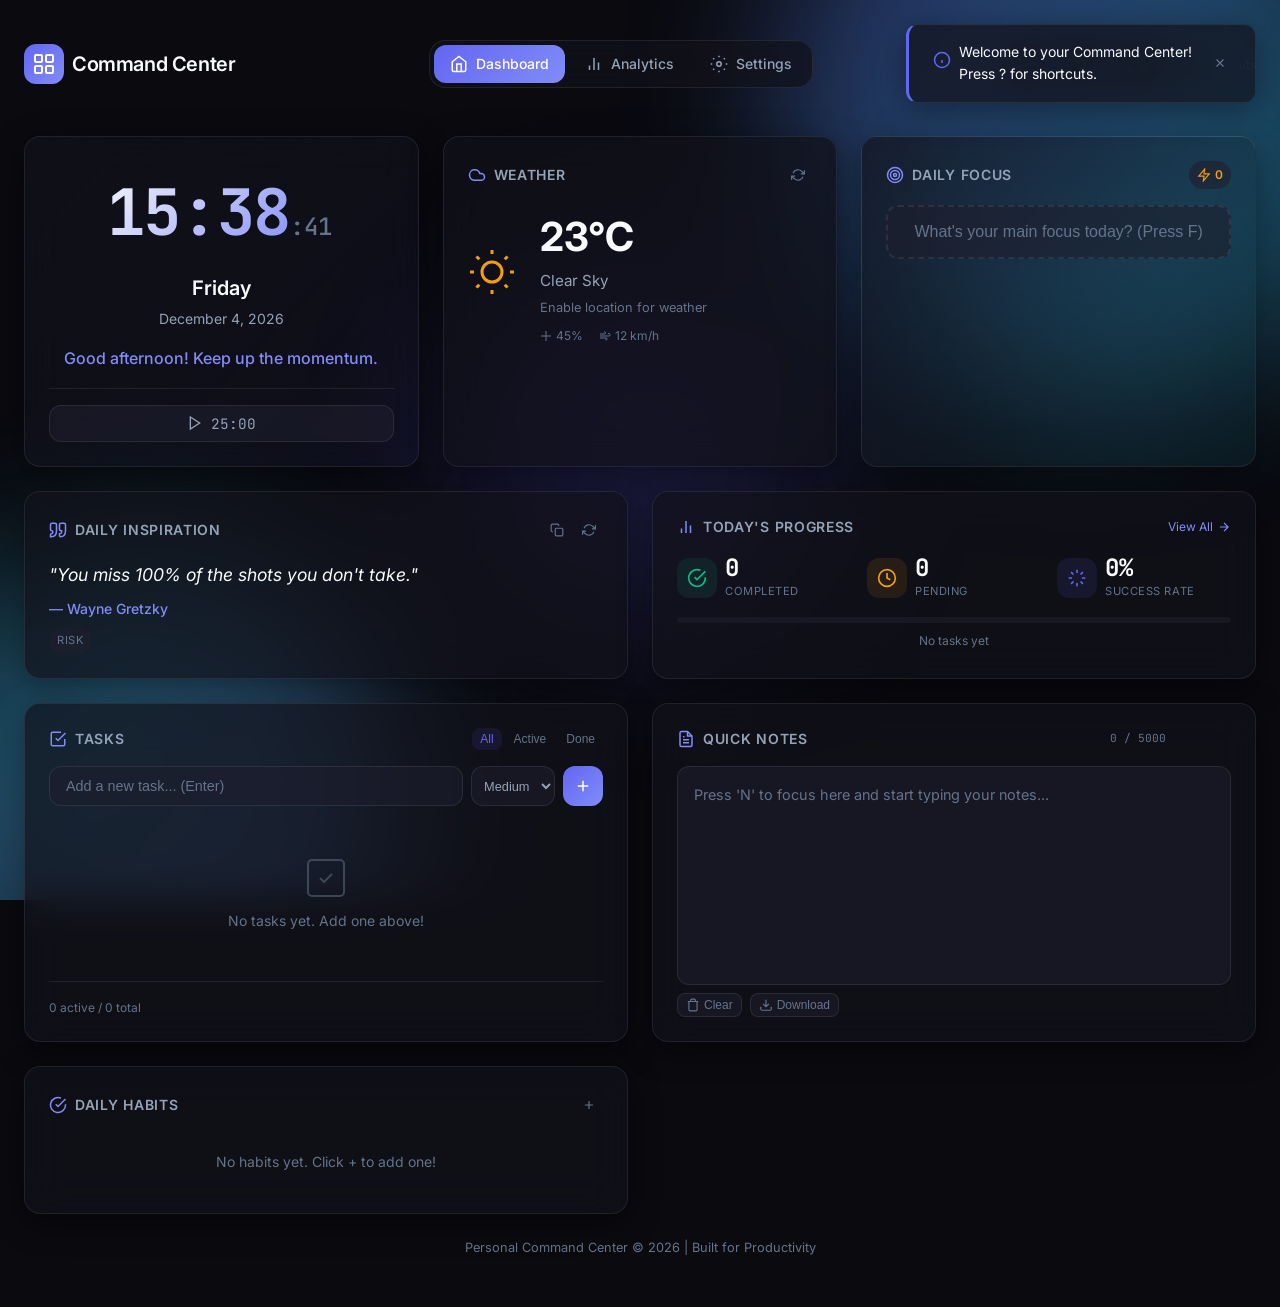
<file: index.html>
<!DOCTYPE html>
<html lang="en" data-theme="dark">
<head>
    <meta charset="UTF-8">
    <meta name="viewport" content="width=device-width, initial-scale=1.0">
    <meta name="description" content="Personal Command Center - A premium productivity dashboard">
    <meta name="theme-color" content="#0a0a0f">
    <title>Command Center | Dashboard</title>
    <link rel="stylesheet" href="styles.css">
    <link rel="preconnect" href="https://fonts.googleapis.com">
    <link rel="preconnect" href="https://fonts.gstatic.com" crossorigin>
    <link href="https://fonts.googleapis.com/css2?family=Inter:wght@300;400;500;600;700&family=JetBrains+Mono:wght@400;500&display=swap" rel="stylesheet">
</head>
<body>
    <!-- Animated Background -->
    <div class="animated-bg">
        <div class="gradient-orb orb-1"></div>
        <div class="gradient-orb orb-2"></div>
        <div class="gradient-orb orb-3"></div>
    </div>

    <!-- Custom Notification Container -->
    <div id="notification-container"></div>

    <!-- Main Container -->
    <div class="container">
        <!-- Header -->
        <header class="header">
            <div class="logo">
                <div class="logo-icon">
                    <svg width="24" height="24" viewBox="0 0 24 24" fill="none" stroke="currentColor" stroke-width="2">
                        <rect x="3" y="3" width="7" height="7" rx="1"/>
                        <rect x="14" y="3" width="7" height="7" rx="1"/>
                        <rect x="3" y="14" width="7" height="7" rx="1"/>
                        <rect x="14" y="14" width="7" height="7" rx="1"/>
                    </svg>
                </div>
                <span class="logo-text">Command Center</span>
            </div>
            
            <!-- Navigation -->
            <nav class="main-nav">
                <a href="index.html" class="nav-link active">
                    <svg width="18" height="18" viewBox="0 0 24 24" fill="none" stroke="currentColor" stroke-width="2">
                        <path d="M3 9l9-7 9 7v11a2 2 0 0 1-2 2H5a2 2 0 0 1-2-2z"/>
                        <polyline points="9,22 9,12 15,12 15,22"/>
                    </svg>
                    <span>Dashboard</span>
                </a>
                <a href="analytics.html" class="nav-link">
                    <svg width="18" height="18" viewBox="0 0 24 24" fill="none" stroke="currentColor" stroke-width="2">
                        <path d="M18 20V10M12 20V4M6 20v-6"/>
                    </svg>
                    <span>Analytics</span>
                </a>
                <a href="settings.html" class="nav-link">
                    <svg width="18" height="18" viewBox="0 0 24 24" fill="none" stroke="currentColor" stroke-width="2">
                        <circle cx="12" cy="12" r="3"/>
                        <path d="M12 1v2M12 21v2M4.22 4.22l1.42 1.42M18.36 18.36l1.42 1.42M1 12h2M21 12h2M4.22 19.78l1.42-1.42M18.36 5.64l1.42-1.42"/>
                    </svg>
                    <span>Settings</span>
                </a>
            </nav>

            <div class="header-actions">
                <div class="time-format-toggle">
                    <button id="time-format-btn" class="icon-btn" title="Toggle 12h/24h">
                        <span id="time-format-label">24H</span>
                    </button>
                </div>
                <button id="theme-toggle" class="icon-btn" title="Toggle Theme (T)">
                    <svg class="icon-sun" width="20" height="20" viewBox="0 0 24 24" fill="none" stroke="currentColor" stroke-width="2">
                        <circle cx="12" cy="12" r="5"/>
                        <path d="M12 1v2M12 21v2M4.22 4.22l1.42 1.42M18.36 18.36l1.42 1.42M1 12h2M21 12h2M4.22 19.78l1.42-1.42M18.36 5.64l1.42-1.42"/>
                    </svg>
                    <svg class="icon-moon" width="20" height="20" viewBox="0 0 24 24" fill="none" stroke="currentColor" stroke-width="2">
                        <path d="M21 12.79A9 9 0 1 1 11.21 3 7 7 0 0 0 21 12.79z"/>
                    </svg>
                </button>
                <button id="fullscreen-btn" class="icon-btn" title="Fullscreen (F11)">
                    <svg width="20" height="20" viewBox="0 0 24 24" fill="none" stroke="currentColor" stroke-width="2">
                        <path d="M8 3H5a2 2 0 0 0-2 2v3m18 0V5a2 2 0 0 0-2-2h-3m0 18h3a2 2 0 0 0 2-2v-3M3 16v3a2 2 0 0 0 2 2h3"/>
                    </svg>
                </button>
                <div class="keyboard-hint">
                    <kbd>?</kbd> Shortcuts
                </div>
            </div>
        </header>

        <!-- Main Grid -->
        <main class="dashboard-grid">
            <!-- Clock & Date Section -->
            <section class="card clock-card" aria-label="Clock and Date">
                <div class="clock-display">
                    <span id="clock-time" class="clock-time">00:00</span>
                    <span id="clock-seconds" class="clock-seconds">:00</span>
                    <span id="clock-period" class="clock-period"></span>
                </div>
                <div class="date-display">
                    <span id="weekday" class="weekday">Loading...</span>
                    <span id="full-date" class="full-date"></span>
                </div>
                <div class="greeting" id="greeting">Good morning!</div>
                <div class="pomodoro-mini" id="pomodoro-mini">
                    <button id="pomodoro-start" class="pomodoro-btn" title="Start Pomodoro Timer">
                        <svg width="16" height="16" viewBox="0 0 24 24" fill="none" stroke="currentColor" stroke-width="2">
                            <polygon points="5,3 19,12 5,21"/>
                        </svg>
                        <span id="pomodoro-display">25:00</span>
                    </button>
                </div>
            </section>

            <!-- Weather Widget -->
            <section class="card weather-card" aria-label="Weather Information">
                <div class="card-header">
                    <h2 class="card-title">
                        <svg width="18" height="18" viewBox="0 0 24 24" fill="none" stroke="currentColor" stroke-width="2">
                            <path d="M17.5 19H9a7 7 0 1 1 6.71-9h1.79a4.5 4.5 0 1 1 0 9z"/>
                        </svg>
                        Weather
                    </h2>
                    <button id="refresh-weather" class="icon-btn-sm" title="Refresh">
                        <svg width="14" height="14" viewBox="0 0 24 24" fill="none" stroke="currentColor" stroke-width="2">
                            <path d="M23 4v6h-6M1 20v-6h6"/>
                            <path d="M3.51 9a9 9 0 0 1 14.85-3.36L23 10M1 14l4.64 4.36A9 9 0 0 0 20.49 15"/>
                        </svg>
                    </button>
                </div>
                <div class="weather-content" id="weather-content">
                    <div class="weather-icon" id="weather-icon">
                        <svg width="48" height="48" viewBox="0 0 24 24" fill="none" stroke="currentColor" stroke-width="1.5">
                            <circle cx="12" cy="12" r="5"/>
                            <path d="M12 1v2M12 21v2M4.22 4.22l1.42 1.42M18.36 18.36l1.42 1.42M1 12h2M21 12h2M4.22 19.78l1.42-1.42M18.36 5.64l1.42-1.42"/>
                        </svg>
                    </div>
                    <div class="weather-info">
                        <div class="weather-temp" id="weather-temp">--°C</div>
                        <div class="weather-desc" id="weather-desc">Loading...</div>
                        <div class="weather-location" id="weather-location">Detecting location...</div>
                        <div class="weather-details" id="weather-details">
                            <span class="weather-detail">
                                <svg width="12" height="12" viewBox="0 0 24 24" fill="none" stroke="currentColor" stroke-width="2">
                                    <path d="M12 2v20M2 12h20"/>
                                </svg>
                                <span id="weather-humidity">--%</span>
                            </span>
                            <span class="weather-detail">
                                <svg width="12" height="12" viewBox="0 0 24 24" fill="none" stroke="currentColor" stroke-width="2">
                                    <path d="M9.59 4.59A2 2 0 1 1 11 8H2m10.59 11.41A2 2 0 1 0 14 16H2m15.73-8.27A2.5 2.5 0 1 1 19.5 12H2"/>
                                </svg>
                                <span id="weather-wind">-- km/h</span>
                            </span>
                        </div>
                    </div>
                </div>
            </section>

            <!-- Daily Focus -->
            <section class="card focus-card" aria-label="Daily Focus">
                <div class="card-header">
                    <h2 class="card-title">
                        <svg width="18" height="18" viewBox="0 0 24 24" fill="none" stroke="currentColor" stroke-width="2">
                            <circle cx="12" cy="12" r="10"/>
                            <circle cx="12" cy="12" r="6"/>
                            <circle cx="12" cy="12" r="2"/>
                        </svg>
                        Daily Focus
                    </h2>
                    <span class="focus-streak" id="focus-streak" title="Day Streak">
                        <svg width="14" height="14" viewBox="0 0 24 24" fill="none" stroke="currentColor" stroke-width="2">
                            <path d="M13 2L3 14h9l-1 8 10-12h-9l1-8z"/>
                        </svg>
                        <span id="streak-count">0</span>
                    </span>
                </div>
                <div class="focus-content">
                    <input type="text" id="focus-input" class="focus-input" placeholder="What's your main focus today? (Press F)" maxlength="100">
                    <div id="focus-display" class="focus-display hidden">
                        <span id="focus-text"></span>
                        <button id="clear-focus" class="icon-btn-sm" title="Clear Focus">
                            <svg width="14" height="14" viewBox="0 0 24 24" fill="none" stroke="currentColor" stroke-width="2">
                                <path d="M18 6L6 18M6 6l12 12"/>
                            </svg>
                        </button>
                    </div>
                </div>
            </section>

            <!-- Motivational Quote -->
            <section class="card quote-card" aria-label="Motivational Quote">
                <div class="card-header">
                    <h2 class="card-title">
                        <svg width="18" height="18" viewBox="0 0 24 24" fill="none" stroke="currentColor" stroke-width="2">
                            <path d="M3 21c3 0 7-1 7-8V5c0-1.25-.756-2.017-2-2H4c-1.25 0-2 .75-2 1.972V11c0 1.25.75 2 2 2 1 0 1 0 1 1v1c0 1-1 2-2 2s-1 .008-1 1.031V21z"/>
                            <path d="M15 21c3 0 7-1 7-8V5c0-1.25-.757-2.017-2-2h-4c-1.25 0-2 .75-2 1.972V11c0 1.25.75 2 2 2h.75c0 2.25.25 4-2.75 4v3z"/>
                        </svg>
                        Daily Inspiration
                    </h2>
                    <div class="quote-actions">
                        <button id="copy-quote" class="icon-btn-sm" title="Copy Quote (C)">
                            <svg width="14" height="14" viewBox="0 0 24 24" fill="none" stroke="currentColor" stroke-width="2">
                                <rect x="9" y="9" width="13" height="13" rx="2"/>
                                <path d="M5 15H4a2 2 0 0 1-2-2V4a2 2 0 0 1 2-2h9a2 2 0 0 1 2 2v1"/>
                            </svg>
                        </button>
                        <button id="new-quote" class="icon-btn-sm" title="New Quote (Q)">
                            <svg width="14" height="14" viewBox="0 0 24 24" fill="none" stroke="currentColor" stroke-width="2">
                                <path d="M23 4v6h-6M1 20v-6h6"/>
                                <path d="M3.51 9a9 9 0 0 1 14.85-3.36L23 10M1 14l4.64 4.36A9 9 0 0 0 20.49 15"/>
                            </svg>
                        </button>
                    </div>
                </div>
                <div class="quote-content">
                    <p id="quote-text" class="quote-text">"The only way to do great work is to love what you do."</p>
                    <span id="quote-author" class="quote-author">— Steve Jobs</span>
                </div>
                <div class="quote-category" id="quote-category">Motivation</div>
            </section>

            <!-- Productivity Stats -->
            <section class="card stats-card" aria-label="Productivity Statistics">
                <div class="card-header">
                    <h2 class="card-title">
                        <svg width="18" height="18" viewBox="0 0 24 24" fill="none" stroke="currentColor" stroke-width="2">
                            <path d="M18 20V10M12 20V4M6 20v-6"/>
                        </svg>
                        Today's Progress
                    </h2>
                    <a href="analytics.html" class="view-more" title="View Analytics">
                        View All
                        <svg width="14" height="14" viewBox="0 0 24 24" fill="none" stroke="currentColor" stroke-width="2">
                            <path d="M5 12h14M12 5l7 7-7 7"/>
                        </svg>
                    </a>
                </div>
                <div class="stats-content">
                    <div class="stat-item">
                        <div class="stat-icon completed">
                            <svg width="20" height="20" viewBox="0 0 24 24" fill="none" stroke="currentColor" stroke-width="2">
                                <path d="M22 11.08V12a10 10 0 1 1-5.93-9.14"/>
                                <path d="M22 4L12 14.01l-3-3"/>
                            </svg>
                        </div>
                        <div class="stat-info">
                            <div class="stat-number" id="tasks-completed">0</div>
                            <div class="stat-label">Completed</div>
                        </div>
                    </div>
                    <div class="stat-item">
                        <div class="stat-icon pending">
                            <svg width="20" height="20" viewBox="0 0 24 24" fill="none" stroke="currentColor" stroke-width="2">
                                <circle cx="12" cy="12" r="10"/>
                                <path d="M12 6v6l4 2"/>
                            </svg>
                        </div>
                        <div class="stat-info">
                            <div class="stat-number" id="tasks-pending">0</div>
                            <div class="stat-label">Pending</div>
                        </div>
                    </div>
                    <div class="stat-item">
                        <div class="stat-icon rate">
                            <svg width="20" height="20" viewBox="0 0 24 24" fill="none" stroke="currentColor" stroke-width="2">
                                <path d="M12 2v4M12 18v4M4.93 4.93l2.83 2.83M16.24 16.24l2.83 2.83M2 12h4M18 12h4M4.93 19.07l2.83-2.83M16.24 7.76l2.83-2.83"/>
                            </svg>
                        </div>
                        <div class="stat-info">
                            <div class="stat-number" id="completion-rate">0%</div>
                            <div class="stat-label">Success Rate</div>
                        </div>
                    </div>
                </div>
                <div class="progress-bar-container">
                    <div class="progress-bar" id="progress-bar" style="width: 0%"></div>
                </div>
                <div class="progress-label">
                    <span id="progress-text">No tasks yet</span>
                </div>
            </section>

            <!-- To-Do List -->
            <section class="card todo-card" aria-label="Task List">
                <div class="card-header">
                    <h2 class="card-title">
                        <svg width="18" height="18" viewBox="0 0 24 24" fill="none" stroke="currentColor" stroke-width="2">
                            <path d="M9 11l3 3L22 4"/>
                            <path d="M21 12v7a2 2 0 0 1-2 2H5a2 2 0 0 1-2-2V5a2 2 0 0 1 2-2h11"/>
                        </svg>
                        Tasks
                    </h2>
                    <div class="todo-filters">
                        <button class="filter-btn active" data-filter="all">All</button>
                        <button class="filter-btn" data-filter="active">Active</button>
                        <button class="filter-btn" data-filter="completed">Done</button>
                    </div>
                </div>
                <form id="todo-form" class="todo-form">
                    <input type="text" id="todo-input" class="todo-input" placeholder="Add a new task... (Enter)" maxlength="100">
                    <select id="todo-priority" class="todo-priority" title="Priority">
                        <option value="low">Low</option>
                        <option value="medium" selected>Medium</option>
                        <option value="high">High</option>
                    </select>
                    <button type="submit" class="add-btn" title="Add Task">
                        <svg width="18" height="18" viewBox="0 0 24 24" fill="none" stroke="currentColor" stroke-width="2">
                            <path d="M12 5v14M5 12h14"/>
                        </svg>
                    </button>
                </form>
                <ul id="todo-list" class="todo-list"></ul>
                <div id="todo-empty" class="empty-state">
                    <svg width="48" height="48" viewBox="0 0 24 24" fill="none" stroke="currentColor" stroke-width="1">
                        <rect x="3" y="3" width="18" height="18" rx="2"/>
                        <path d="M9 12l2 2 4-4"/>
                    </svg>
                    <p>No tasks yet. Add one above!</p>
                </div>
                <div class="todo-footer" id="todo-footer">
                    <span class="task-count" id="task-count">0 tasks</span>
                    <button id="clear-completed" class="clear-btn" title="Clear completed tasks">Clear Completed</button>
                </div>
            </section>

            <!-- Notes Section -->
            <section class="card notes-card" aria-label="Quick Notes">
                <div class="card-header">
                    <h2 class="card-title">
                        <svg width="18" height="18" viewBox="0 0 24 24" fill="none" stroke="currentColor" stroke-width="2">
                            <path d="M14 2H6a2 2 0 0 0-2 2v16a2 2 0 0 0 2 2h12a2 2 0 0 0 2-2V8z"/>
                            <path d="M14 2v6h6M16 13H8M16 17H8M10 9H8"/>
                        </svg>
                        Quick Notes
                    </h2>
                    <div class="notes-actions">
                        <span class="char-count" id="char-count">0 / 5000</span>
                        <span class="autosave-indicator" id="autosave-indicator">
                            <svg width="12" height="12" viewBox="0 0 24 24" fill="none" stroke="currentColor" stroke-width="2">
                                <path d="M9 11l3 3L22 4"/>
                            </svg>
                            Saved
                        </span>
                    </div>
                </div>
                <textarea id="notes-area" class="notes-area" placeholder="Press 'N' to focus here and start typing your notes..." maxlength="5000"></textarea>
                <div class="notes-toolbar">
                    <button id="clear-notes" class="toolbar-btn" title="Clear Notes">
                        <svg width="14" height="14" viewBox="0 0 24 24" fill="none" stroke="currentColor" stroke-width="2">
                            <path d="M3 6h18M19 6v14a2 2 0 0 1-2 2H7a2 2 0 0 1-2-2V6m3 0V4a2 2 0 0 1 2-2h4a2 2 0 0 1 2 2v2"/>
                        </svg>
                        Clear
                    </button>
                    <button id="download-notes" class="toolbar-btn" title="Download Notes">
                        <svg width="14" height="14" viewBox="0 0 24 24" fill="none" stroke="currentColor" stroke-width="2">
                            <path d="M21 15v4a2 2 0 0 1-2 2H5a2 2 0 0 1-2-2v-4M7 10l5 5 5-5M12 15V3"/>
                        </svg>
                        Download
                    </button>
                </div>
            </section>

            <!-- Habits Tracker Mini -->
            <section class="card habits-card" aria-label="Daily Habits">
                <div class="card-header">
                    <h2 class="card-title">
                        <svg width="18" height="18" viewBox="0 0 24 24" fill="none" stroke="currentColor" stroke-width="2">
                            <path d="M22 11.08V12a10 10 0 1 1-5.93-9.14"/>
                            <path d="M22 4L12 14.01l-3-3"/>
                        </svg>
                        Daily Habits
                    </h2>
                    <button id="add-habit" class="icon-btn-sm" title="Add Habit">
                        <svg width="14" height="14" viewBox="0 0 24 24" fill="none" stroke="currentColor" stroke-width="2">
                            <path d="M12 5v14M5 12h14"/>
                        </svg>
                    </button>
                </div>
                <div id="habits-list" class="habits-list"></div>
                <div id="habits-empty" class="empty-state mini">
                    <p>No habits yet. Click + to add one!</p>
                </div>
            </section>
        </main>

        <!-- Keyboard Shortcuts Modal -->
        <div id="shortcuts-modal" class="modal hidden" role="dialog" aria-labelledby="shortcuts-title">
            <div class="modal-backdrop"></div>
            <div class="modal-content">
                <div class="modal-header">
                    <h3 id="shortcuts-title">Keyboard Shortcuts</h3>
                    <button id="close-modal" class="icon-btn" aria-label="Close modal">
                        <svg width="20" height="20" viewBox="0 0 24 24" fill="none" stroke="currentColor" stroke-width="2">
                            <path d="M18 6L6 18M6 6l12 12"/>
                        </svg>
                    </button>
                </div>
                <div class="shortcuts-grid">
                    <div class="shortcut-item">
                        <kbd>N</kbd>
                        <span>Focus Notes</span>
                    </div>
                    <div class="shortcut-item">
                        <kbd>T</kbd>
                        <span>Toggle Theme</span>
                    </div>
                    <div class="shortcut-item">
                        <kbd>Q</kbd>
                        <span>New Quote</span>
                    </div>
                    <div class="shortcut-item">
                        <kbd>F</kbd>
                        <span>Focus Task</span>
                    </div>
                    <div class="shortcut-item">
                        <kbd>C</kbd>
                        <span>Copy Quote</span>
                    </div>
                    <div class="shortcut-item">
                        <kbd>P</kbd>
                        <span>Pomodoro</span>
                    </div>
                    <div class="shortcut-item">
                        <kbd>Esc</kbd>
                        <span>Close/Blur</span>
                    </div>
                    <div class="shortcut-item">
                        <kbd>?</kbd>
                        <span>Show Shortcuts</span>
                    </div>
                </div>
            </div>
        </div>

        <!-- Add Habit Modal -->
        <div id="habit-modal" class="modal hidden" role="dialog" aria-labelledby="habit-title">
            <div class="modal-backdrop"></div>
            <div class="modal-content">
                <div class="modal-header">
                    <h3 id="habit-title">Add New Habit</h3>
                    <button id="close-habit-modal" class="icon-btn" aria-label="Close modal">
                        <svg width="20" height="20" viewBox="0 0 24 24" fill="none" stroke="currentColor" stroke-width="2">
                            <path d="M18 6L6 18M6 6l12 12"/>
                        </svg>
                    </button>
                </div>
                <form id="habit-form" class="habit-form">
                    <input type="text" id="habit-input" class="habit-input" placeholder="Enter habit name..." maxlength="50" required>
                    <div class="habit-icons">
                        <button type="button" class="habit-icon-btn selected" data-icon="check">✓</button>
                        <button type="button" class="habit-icon-btn" data-icon="water">💧</button>
                        <button type="button" class="habit-icon-btn" data-icon="exercise">🏃</button>
                        <button type="button" class="habit-icon-btn" data-icon="book">📚</button>
                        <button type="button" class="habit-icon-btn" data-icon="meditation">🧘</button>
                        <button type="button" class="habit-icon-btn" data-icon="sleep">😴</button>
                    </div>
                    <button type="submit" class="submit-btn">Add Habit</button>
                </form>
            </div>
        </div>

        <!-- Footer -->
        <footer class="footer">
            <p>Personal Command Center &copy; <span id="current-year"></span> | Built for Productivity</p>
        </footer>
    </div>

    <script src="app.js"></script>
</body>
</html>
</file>
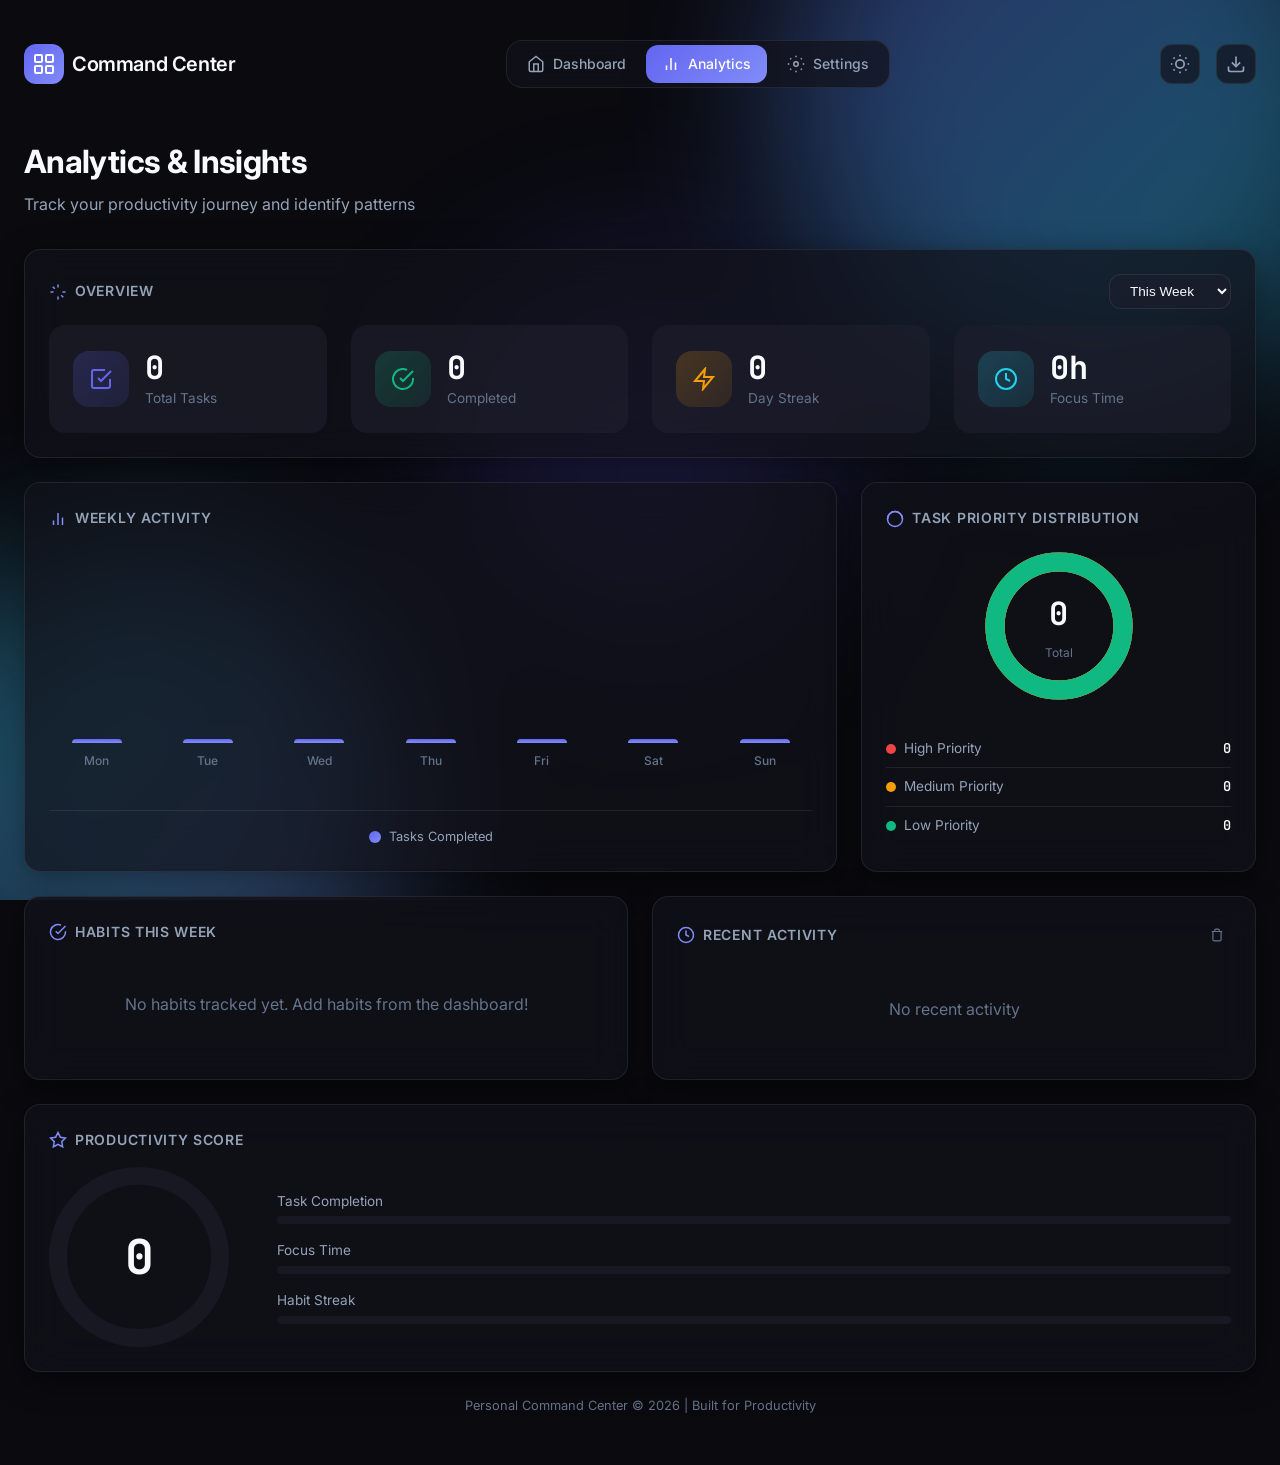
<file: analytics.html>
<!DOCTYPE html>
<html lang="en" data-theme="dark">
<head>
    <meta charset="UTF-8">
    <meta name="viewport" content="width=device-width, initial-scale=1.0">
    <meta name="description" content="Personal Command Center - Analytics & Statistics">
    <meta name="theme-color" content="#0a0a0f">
    <title>Command Center | Analytics</title>
    <link rel="stylesheet" href="styles.css">
    <link rel="stylesheet" href="analytics.css">
    <link rel="preconnect" href="https://fonts.googleapis.com">
    <link rel="preconnect" href="https://fonts.gstatic.com" crossorigin>
    <link href="https://fonts.googleapis.com/css2?family=Inter:wght@300;400;500;600;700&family=JetBrains+Mono:wght@400;500&display=swap" rel="stylesheet">
</head>
<body>
    <!-- Animated Background -->
    <div class="animated-bg">
        <div class="gradient-orb orb-1"></div>
        <div class="gradient-orb orb-2"></div>
        <div class="gradient-orb orb-3"></div>
    </div>

    <!-- Notification Container -->
    <div id="notification-container"></div>

    <!-- Main Container -->
    <div class="container">
        <!-- Header -->
        <header class="header">
            <div class="logo">
                <div class="logo-icon">
                    <svg width="24" height="24" viewBox="0 0 24 24" fill="none" stroke="currentColor" stroke-width="2">
                        <rect x="3" y="3" width="7" height="7" rx="1"/>
                        <rect x="14" y="3" width="7" height="7" rx="1"/>
                        <rect x="3" y="14" width="7" height="7" rx="1"/>
                        <rect x="14" y="14" width="7" height="7" rx="1"/>
                    </svg>
                </div>
                <span class="logo-text">Command Center</span>
            </div>
            
            <!-- Navigation -->
            <nav class="main-nav">
                <a href="index.html" class="nav-link">
                    <svg width="18" height="18" viewBox="0 0 24 24" fill="none" stroke="currentColor" stroke-width="2">
                        <path d="M3 9l9-7 9 7v11a2 2 0 0 1-2 2H5a2 2 0 0 1-2-2z"/>
                        <polyline points="9,22 9,12 15,12 15,22"/>
                    </svg>
                    <span>Dashboard</span>
                </a>
                <a href="analytics.html" class="nav-link active">
                    <svg width="18" height="18" viewBox="0 0 24 24" fill="none" stroke="currentColor" stroke-width="2">
                        <path d="M18 20V10M12 20V4M6 20v-6"/>
                    </svg>
                    <span>Analytics</span>
                </a>
                <a href="settings.html" class="nav-link">
                    <svg width="18" height="18" viewBox="0 0 24 24" fill="none" stroke="currentColor" stroke-width="2">
                        <circle cx="12" cy="12" r="3"/>
                        <path d="M12 1v2M12 21v2M4.22 4.22l1.42 1.42M18.36 18.36l1.42 1.42M1 12h2M21 12h2M4.22 19.78l1.42-1.42M18.36 5.64l1.42-1.42"/>
                    </svg>
                    <span>Settings</span>
                </a>
            </nav>

            <div class="header-actions">
                <button id="theme-toggle" class="icon-btn" title="Toggle Theme">
                    <svg class="icon-sun" width="20" height="20" viewBox="0 0 24 24" fill="none" stroke="currentColor" stroke-width="2">
                        <circle cx="12" cy="12" r="5"/>
                        <path d="M12 1v2M12 21v2M4.22 4.22l1.42 1.42M18.36 18.36l1.42 1.42M1 12h2M21 12h2M4.22 19.78l1.42-1.42M18.36 5.64l1.42-1.42"/>
                    </svg>
                    <svg class="icon-moon" width="20" height="20" viewBox="0 0 24 24" fill="none" stroke="currentColor" stroke-width="2">
                        <path d="M21 12.79A9 9 0 1 1 11.21 3 7 7 0 0 0 21 12.79z"/>
                    </svg>
                </button>
                <button id="export-data" class="icon-btn" title="Export Data">
                    <svg width="20" height="20" viewBox="0 0 24 24" fill="none" stroke="currentColor" stroke-width="2">
                        <path d="M21 15v4a2 2 0 0 1-2 2H5a2 2 0 0 1-2-2v-4M7 10l5 5 5-5M12 15V3"/>
                    </svg>
                </button>
            </div>
        </header>

        <!-- Page Title -->
        <div class="page-header">
            <h1 class="page-title">Analytics & Insights</h1>
            <p class="page-subtitle">Track your productivity journey and identify patterns</p>
        </div>

        <!-- Analytics Grid -->
        <main class="analytics-grid">
            <!-- Overview Stats -->
            <section class="card overview-card">
                <div class="card-header">
                    <h2 class="card-title">
                        <svg width="18" height="18" viewBox="0 0 24 24" fill="none" stroke="currentColor" stroke-width="2">
                            <path d="M12 2v4M12 18v4M4.93 4.93l2.83 2.83M16.24 16.24l2.83 2.83M2 12h4M18 12h4"/>
                        </svg>
                        Overview
                    </h2>
                    <select id="date-range" class="date-range-select">
                        <option value="today">Today</option>
                        <option value="week" selected>This Week</option>
                        <option value="month">This Month</option>
                        <option value="all">All Time</option>
                    </select>
                </div>
                <div class="overview-stats">
                    <div class="overview-stat">
                        <div class="overview-icon tasks">
                            <svg width="24" height="24" viewBox="0 0 24 24" fill="none" stroke="currentColor" stroke-width="2">
                                <path d="M9 11l3 3L22 4"/>
                                <path d="M21 12v7a2 2 0 0 1-2 2H5a2 2 0 0 1-2-2V5a2 2 0 0 1 2-2h11"/>
                            </svg>
                        </div>
                        <div class="overview-info">
                            <span class="overview-number" id="total-tasks">0</span>
                            <span class="overview-label">Total Tasks</span>
                        </div>
                    </div>
                    <div class="overview-stat">
                        <div class="overview-icon completed">
                            <svg width="24" height="24" viewBox="0 0 24 24" fill="none" stroke="currentColor" stroke-width="2">
                                <path d="M22 11.08V12a10 10 0 1 1-5.93-9.14"/>
                                <path d="M22 4L12 14.01l-3-3"/>
                            </svg>
                        </div>
                        <div class="overview-info">
                            <span class="overview-number" id="total-completed">0</span>
                            <span class="overview-label">Completed</span>
                        </div>
                    </div>
                    <div class="overview-stat">
                        <div class="overview-icon streak">
                            <svg width="24" height="24" viewBox="0 0 24 24" fill="none" stroke="currentColor" stroke-width="2">
                                <path d="M13 2L3 14h9l-1 8 10-12h-9l1-8z"/>
                            </svg>
                        </div>
                        <div class="overview-info">
                            <span class="overview-number" id="current-streak">0</span>
                            <span class="overview-label">Day Streak</span>
                        </div>
                    </div>
                    <div class="overview-stat">
                        <div class="overview-icon focus">
                            <svg width="24" height="24" viewBox="0 0 24 24" fill="none" stroke="currentColor" stroke-width="2">
                                <circle cx="12" cy="12" r="10"/>
                                <path d="M12 6v6l4 2"/>
                            </svg>
                        </div>
                        <div class="overview-info">
                            <span class="overview-number" id="focus-hours">0h</span>
                            <span class="overview-label">Focus Time</span>
                        </div>
                    </div>
                </div>
            </section>

            <!-- Weekly Activity Chart -->
            <section class="card chart-card">
                <div class="card-header">
                    <h2 class="card-title">
                        <svg width="18" height="18" viewBox="0 0 24 24" fill="none" stroke="currentColor" stroke-width="2">
                            <path d="M18 20V10M12 20V4M6 20v-6"/>
                        </svg>
                        Weekly Activity
                    </h2>
                </div>
                <div class="chart-container">
                    <div class="bar-chart" id="weekly-chart">
                        <div class="bar-group">
                            <div class="bar" data-day="mon" style="--height: 0%"></div>
                            <span class="bar-label">Mon</span>
                        </div>
                        <div class="bar-group">
                            <div class="bar" data-day="tue" style="--height: 0%"></div>
                            <span class="bar-label">Tue</span>
                        </div>
                        <div class="bar-group">
                            <div class="bar" data-day="wed" style="--height: 0%"></div>
                            <span class="bar-label">Wed</span>
                        </div>
                        <div class="bar-group">
                            <div class="bar" data-day="thu" style="--height: 0%"></div>
                            <span class="bar-label">Thu</span>
                        </div>
                        <div class="bar-group">
                            <div class="bar" data-day="fri" style="--height: 0%"></div>
                            <span class="bar-label">Fri</span>
                        </div>
                        <div class="bar-group">
                            <div class="bar" data-day="sat" style="--height: 0%"></div>
                            <span class="bar-label">Sat</span>
                        </div>
                        <div class="bar-group">
                            <div class="bar" data-day="sun" style="--height: 0%"></div>
                            <span class="bar-label">Sun</span>
                        </div>
                    </div>
                </div>
                <div class="chart-legend">
                    <span class="legend-item">
                        <span class="legend-color completed"></span>
                        Tasks Completed
                    </span>
                </div>
            </section>

            <!-- Task Categories -->
            <section class="card categories-card">
                <div class="card-header">
                    <h2 class="card-title">
                        <svg width="18" height="18" viewBox="0 0 24 24" fill="none" stroke="currentColor" stroke-width="2">
                            <circle cx="12" cy="12" r="10"/>
                            <path d="M12 2a10 10 0 0 1 10 10"/>
                            <path d="M12 2a10 10 0 0 0-10 10"/>
                        </svg>
                        Task Priority Distribution
                    </h2>
                </div>
                <div class="priority-chart">
                    <div class="donut-chart" id="priority-donut">
                        <svg viewBox="0 0 100 100">
                            <circle class="donut-ring" cx="50" cy="50" r="40"/>
                            <circle class="donut-segment high" cx="50" cy="50" r="40" id="donut-high"/>
                            <circle class="donut-segment medium" cx="50" cy="50" r="40" id="donut-medium"/>
                            <circle class="donut-segment low" cx="50" cy="50" r="40" id="donut-low"/>
                        </svg>
                        <div class="donut-center">
                            <span id="donut-total">0</span>
                            <span>Total</span>
                        </div>
                    </div>
                    <div class="priority-legend">
                        <div class="legend-row">
                            <span class="legend-dot high"></span>
                            <span class="legend-text">High Priority</span>
                            <span class="legend-value" id="high-count">0</span>
                        </div>
                        <div class="legend-row">
                            <span class="legend-dot medium"></span>
                            <span class="legend-text">Medium Priority</span>
                            <span class="legend-value" id="medium-count">0</span>
                        </div>
                        <div class="legend-row">
                            <span class="legend-dot low"></span>
                            <span class="legend-text">Low Priority</span>
                            <span class="legend-value" id="low-count">0</span>
                        </div>
                    </div>
                </div>
            </section>

            <!-- Habits Progress -->
            <section class="card habits-progress-card">
                <div class="card-header">
                    <h2 class="card-title">
                        <svg width="18" height="18" viewBox="0 0 24 24" fill="none" stroke="currentColor" stroke-width="2">
                            <path d="M22 11.08V12a10 10 0 1 1-5.93-9.14"/>
                            <path d="M22 4L12 14.01l-3-3"/>
                        </svg>
                        Habits This Week
                    </h2>
                </div>
                <div class="habits-week-grid" id="habits-week-grid">
                    <div class="habits-loading">Loading habits data...</div>
                </div>
            </section>

            <!-- Activity Log -->
            <section class="card activity-card">
                <div class="card-header">
                    <h2 class="card-title">
                        <svg width="18" height="18" viewBox="0 0 24 24" fill="none" stroke="currentColor" stroke-width="2">
                            <circle cx="12" cy="12" r="10"/>
                            <path d="M12 6v6l4 2"/>
                        </svg>
                        Recent Activity
                    </h2>
                    <button id="clear-activity" class="icon-btn-sm" title="Clear Activity">
                        <svg width="14" height="14" viewBox="0 0 24 24" fill="none" stroke="currentColor" stroke-width="2">
                            <path d="M3 6h18M19 6v14a2 2 0 0 1-2 2H7a2 2 0 0 1-2-2V6m3 0V4a2 2 0 0 1 2-2h4a2 2 0 0 1 2 2v2"/>
                        </svg>
                    </button>
                </div>
                <div class="activity-list" id="activity-list">
                    <div class="activity-empty">No recent activity</div>
                </div>
            </section>

            <!-- Productivity Score -->
            <section class="card score-card">
                <div class="card-header">
                    <h2 class="card-title">
                        <svg width="18" height="18" viewBox="0 0 24 24" fill="none" stroke="currentColor" stroke-width="2">
                            <polygon points="12,2 15.09,8.26 22,9.27 17,14.14 18.18,21.02 12,17.77 5.82,21.02 7,14.14 2,9.27 8.91,8.26"/>
                        </svg>
                        Productivity Score
                    </h2>
                </div>
                <div class="score-display">
                    <div class="score-circle">
                        <svg viewBox="0 0 100 100">
                            <circle class="score-bg" cx="50" cy="50" r="45"/>
                            <circle class="score-fill" cx="50" cy="50" r="45" id="score-circle"/>
                        </svg>
                        <div class="score-value" id="productivity-score">0</div>
                    </div>
                    <div class="score-details">
                        <div class="score-item">
                            <span class="score-label">Task Completion</span>
                            <div class="score-bar">
                                <div class="score-bar-fill" id="task-score-bar" style="width: 0%"></div>
                            </div>
                        </div>
                        <div class="score-item">
                            <span class="score-label">Focus Time</span>
                            <div class="score-bar">
                                <div class="score-bar-fill" id="focus-score-bar" style="width: 0%"></div>
                            </div>
                        </div>
                        <div class="score-item">
                            <span class="score-label">Habit Streak</span>
                            <div class="score-bar">
                                <div class="score-bar-fill" id="habit-score-bar" style="width: 0%"></div>
                            </div>
                        </div>
                    </div>
                </div>
            </section>
        </main>

        <!-- Footer -->
        <footer class="footer">
            <p>Personal Command Center &copy; <span id="current-year"></span> | Built for Productivity</p>
        </footer>
    </div>

    <script src="analytics.js"></script>
</body>
</html>
</file>
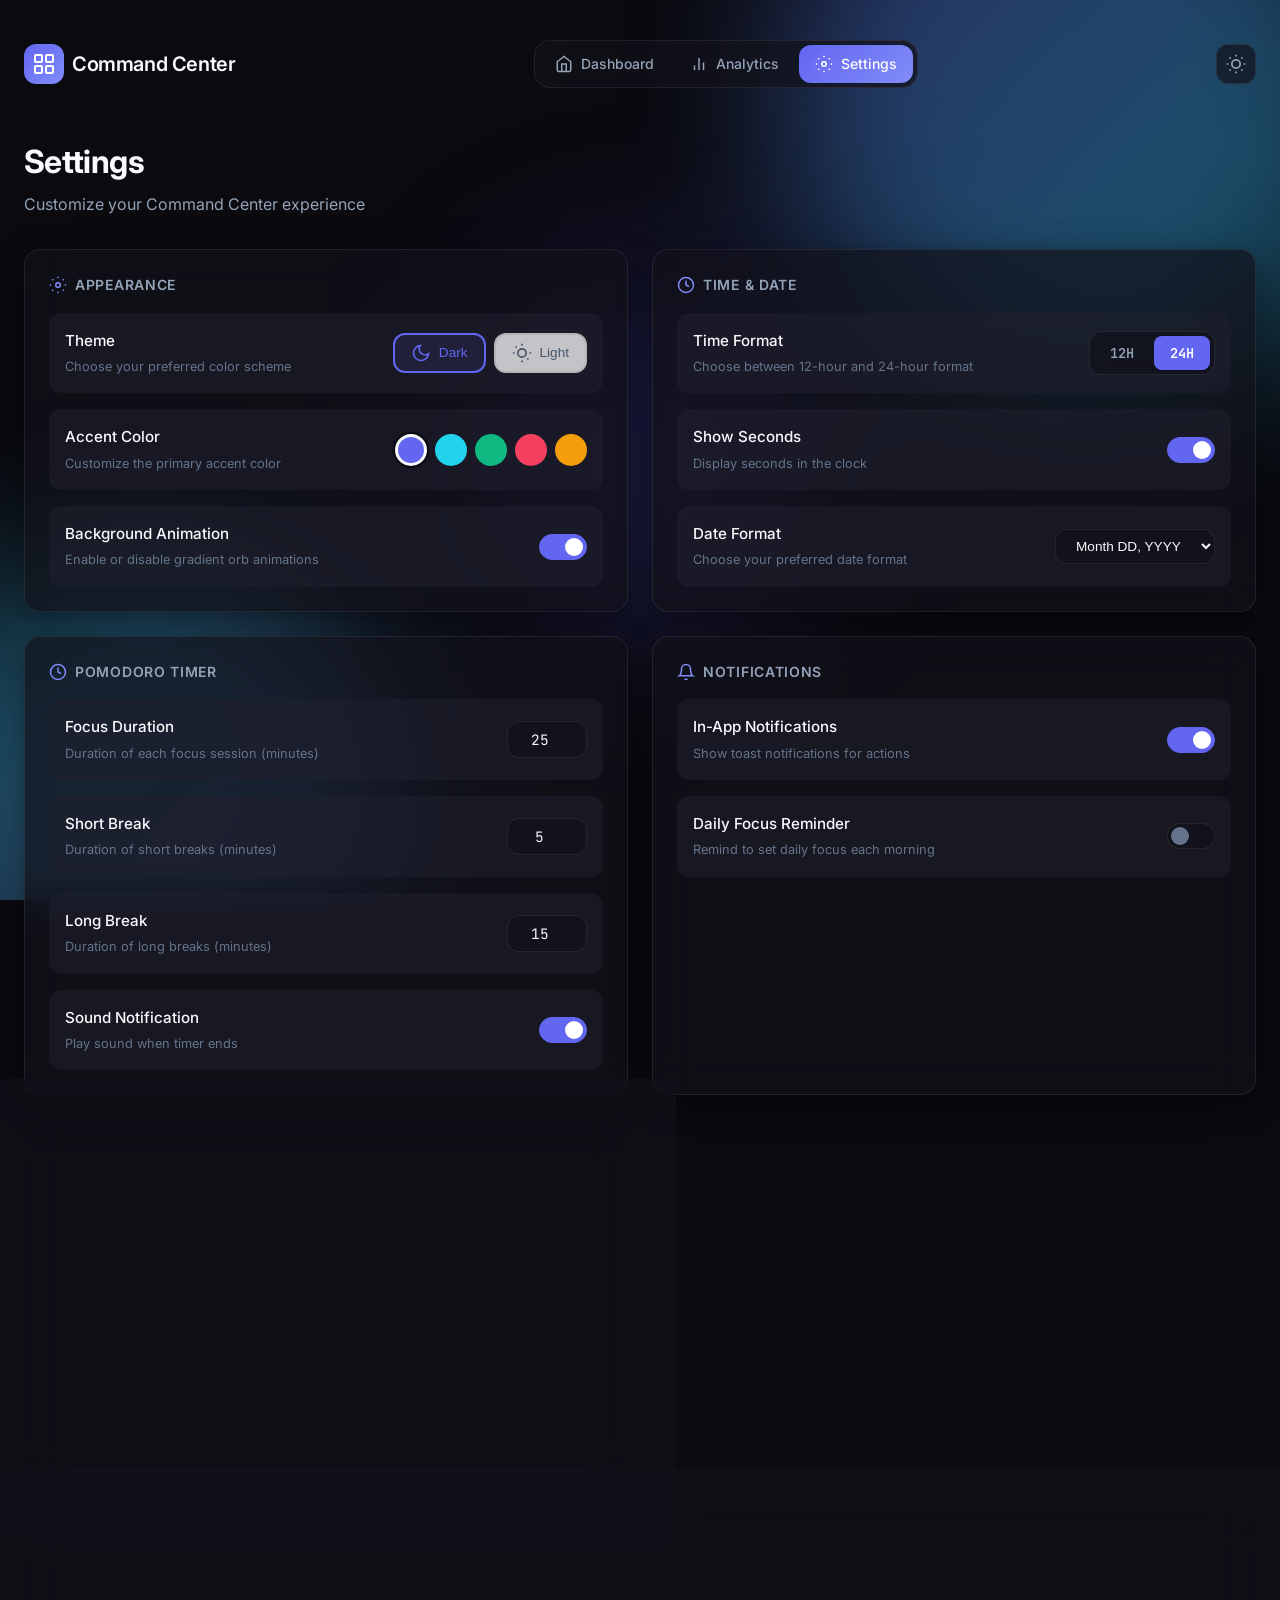
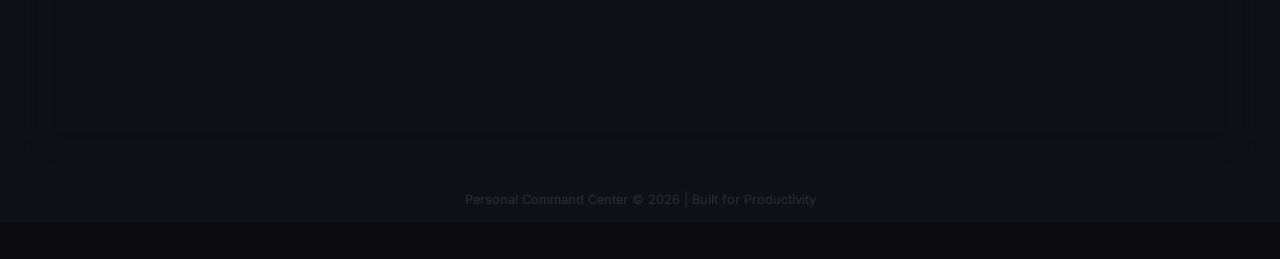
<file: settings.html>
<!DOCTYPE html>
<html lang="en" data-theme="dark">
<head>
    <meta charset="UTF-8">
    <meta name="viewport" content="width=device-width, initial-scale=1.0">
    <meta name="description" content="Personal Command Center - Settings & Customization">
    <meta name="theme-color" content="#0a0a0f">
    <title>Command Center | Settings</title>
    <link rel="stylesheet" href="styles.css">
    <link rel="stylesheet" href="settings.css">
    <link rel="preconnect" href="https://fonts.googleapis.com">
    <link rel="preconnect" href="https://fonts.gstatic.com" crossorigin>
    <link href="https://fonts.googleapis.com/css2?family=Inter:wght@300;400;500;600;700&family=JetBrains+Mono:wght@400;500&display=swap" rel="stylesheet">
</head>
<body>
    <!-- Animated Background -->
    <div class="animated-bg">
        <div class="gradient-orb orb-1"></div>
        <div class="gradient-orb orb-2"></div>
        <div class="gradient-orb orb-3"></div>
    </div>

    <!-- Notification Container -->
    <div id="notification-container"></div>

    <!-- Main Container -->
    <div class="container">
        <!-- Header -->
        <header class="header">
            <div class="logo">
                <div class="logo-icon">
                    <svg width="24" height="24" viewBox="0 0 24 24" fill="none" stroke="currentColor" stroke-width="2">
                        <rect x="3" y="3" width="7" height="7" rx="1"/>
                        <rect x="14" y="3" width="7" height="7" rx="1"/>
                        <rect x="3" y="14" width="7" height="7" rx="1"/>
                        <rect x="14" y="14" width="7" height="7" rx="1"/>
                    </svg>
                </div>
                <span class="logo-text">Command Center</span>
            </div>
            
            <!-- Navigation -->
            <nav class="main-nav">
                <a href="index.html" class="nav-link">
                    <svg width="18" height="18" viewBox="0 0 24 24" fill="none" stroke="currentColor" stroke-width="2">
                        <path d="M3 9l9-7 9 7v11a2 2 0 0 1-2 2H5a2 2 0 0 1-2-2z"/>
                        <polyline points="9,22 9,12 15,12 15,22"/>
                    </svg>
                    <span>Dashboard</span>
                </a>
                <a href="analytics.html" class="nav-link">
                    <svg width="18" height="18" viewBox="0 0 24 24" fill="none" stroke="currentColor" stroke-width="2">
                        <path d="M18 20V10M12 20V4M6 20v-6"/>
                    </svg>
                    <span>Analytics</span>
                </a>
                <a href="settings.html" class="nav-link active">
                    <svg width="18" height="18" viewBox="0 0 24 24" fill="none" stroke="currentColor" stroke-width="2">
                        <circle cx="12" cy="12" r="3"/>
                        <path d="M12 1v2M12 21v2M4.22 4.22l1.42 1.42M18.36 18.36l1.42 1.42M1 12h2M21 12h2M4.22 19.78l1.42-1.42M18.36 5.64l1.42-1.42"/>
                    </svg>
                    <span>Settings</span>
                </a>
            </nav>

            <div class="header-actions">
                <button id="theme-toggle" class="icon-btn" title="Toggle Theme">
                    <svg class="icon-sun" width="20" height="20" viewBox="0 0 24 24" fill="none" stroke="currentColor" stroke-width="2">
                        <circle cx="12" cy="12" r="5"/>
                        <path d="M12 1v2M12 21v2M4.22 4.22l1.42 1.42M18.36 18.36l1.42 1.42M1 12h2M21 12h2M4.22 19.78l1.42-1.42M18.36 5.64l1.42-1.42"/>
                    </svg>
                    <svg class="icon-moon" width="20" height="20" viewBox="0 0 24 24" fill="none" stroke="currentColor" stroke-width="2">
                        <path d="M21 12.79A9 9 0 1 1 11.21 3 7 7 0 0 0 21 12.79z"/>
                    </svg>
                </button>
            </div>
        </header>

        <!-- Page Title -->
        <div class="page-header">
            <h1 class="page-title">Settings</h1>
            <p class="page-subtitle">Customize your Command Center experience</p>
        </div>

        <!-- Settings Grid -->
        <main class="settings-grid">
            <!-- Appearance Settings -->
            <section class="card settings-card">
                <div class="card-header">
                    <h2 class="card-title">
                        <svg width="18" height="18" viewBox="0 0 24 24" fill="none" stroke="currentColor" stroke-width="2">
                            <circle cx="12" cy="12" r="3"/>
                            <path d="M12 1v2M12 21v2M4.22 4.22l1.42 1.42M18.36 18.36l1.42 1.42M1 12h2M21 12h2M4.22 19.78l1.42-1.42M18.36 5.64l1.42-1.42"/>
                        </svg>
                        Appearance
                    </h2>
                </div>
                <div class="settings-list">
                    <div class="setting-item">
                        <div class="setting-info">
                            <span class="setting-label">Theme</span>
                            <span class="setting-desc">Choose your preferred color scheme</span>
                        </div>
                        <div class="theme-options">
                            <button class="theme-option" data-theme="dark" title="Dark Theme">
                                <svg width="20" height="20" viewBox="0 0 24 24" fill="none" stroke="currentColor" stroke-width="2">
                                    <path d="M21 12.79A9 9 0 1 1 11.21 3 7 7 0 0 0 21 12.79z"/>
                                </svg>
                                Dark
                            </button>
                            <button class="theme-option" data-theme="light" title="Light Theme">
                                <svg width="20" height="20" viewBox="0 0 24 24" fill="none" stroke="currentColor" stroke-width="2">
                                    <circle cx="12" cy="12" r="5"/>
                                    <path d="M12 1v2M12 21v2M4.22 4.22l1.42 1.42M18.36 18.36l1.42 1.42M1 12h2M21 12h2"/>
                                </svg>
                                Light
                            </button>
                        </div>
                    </div>
                    <div class="setting-item">
                        <div class="setting-info">
                            <span class="setting-label">Accent Color</span>
                            <span class="setting-desc">Customize the primary accent color</span>
                        </div>
                        <div class="color-options">
                            <button class="color-option" data-color="indigo" style="--color: #6366f1" title="Indigo"></button>
                            <button class="color-option" data-color="cyan" style="--color: #22d3ee" title="Cyan"></button>
                            <button class="color-option" data-color="emerald" style="--color: #10b981" title="Emerald"></button>
                            <button class="color-option" data-color="rose" style="--color: #f43f5e" title="Rose"></button>
                            <button class="color-option" data-color="amber" style="--color: #f59e0b" title="Amber"></button>
                        </div>
                    </div>
                    <div class="setting-item">
                        <div class="setting-info">
                            <span class="setting-label">Background Animation</span>
                            <span class="setting-desc">Enable or disable gradient orb animations</span>
                        </div>
                        <label class="toggle-switch">
                            <input type="checkbox" id="animation-toggle" checked>
                            <span class="toggle-slider"></span>
                        </label>
                    </div>
                </div>
            </section>

            <!-- Time & Date Settings -->
            <section class="card settings-card">
                <div class="card-header">
                    <h2 class="card-title">
                        <svg width="18" height="18" viewBox="0 0 24 24" fill="none" stroke="currentColor" stroke-width="2">
                            <circle cx="12" cy="12" r="10"/>
                            <path d="M12 6v6l4 2"/>
                        </svg>
                        Time & Date
                    </h2>
                </div>
                <div class="settings-list">
                    <div class="setting-item">
                        <div class="setting-info">
                            <span class="setting-label">Time Format</span>
                            <span class="setting-desc">Choose between 12-hour and 24-hour format</span>
                        </div>
                        <div class="format-options">
                            <button class="format-option" data-format="12h">12H</button>
                            <button class="format-option" data-format="24h">24H</button>
                        </div>
                    </div>
                    <div class="setting-item">
                        <div class="setting-info">
                            <span class="setting-label">Show Seconds</span>
                            <span class="setting-desc">Display seconds in the clock</span>
                        </div>
                        <label class="toggle-switch">
                            <input type="checkbox" id="seconds-toggle" checked>
                            <span class="toggle-slider"></span>
                        </label>
                    </div>
                    <div class="setting-item">
                        <div class="setting-info">
                            <span class="setting-label">Date Format</span>
                            <span class="setting-desc">Choose your preferred date format</span>
                        </div>
                        <select id="date-format" class="setting-select">
                            <option value="mdy">MM/DD/YYYY</option>
                            <option value="dmy">DD/MM/YYYY</option>
                            <option value="ymd">YYYY-MM-DD</option>
                            <option value="long" selected>Month DD, YYYY</option>
                        </select>
                    </div>
                </div>
            </section>

            <!-- Pomodoro Settings -->
            <section class="card settings-card">
                <div class="card-header">
                    <h2 class="card-title">
                        <svg width="18" height="18" viewBox="0 0 24 24" fill="none" stroke="currentColor" stroke-width="2">
                            <circle cx="12" cy="12" r="10"/>
                            <path d="M12 6v6l4 2"/>
                        </svg>
                        Pomodoro Timer
                    </h2>
                </div>
                <div class="settings-list">
                    <div class="setting-item">
                        <div class="setting-info">
                            <span class="setting-label">Focus Duration</span>
                            <span class="setting-desc">Duration of each focus session (minutes)</span>
                        </div>
                        <input type="number" id="pomodoro-duration" class="setting-input" value="25" min="1" max="60">
                    </div>
                    <div class="setting-item">
                        <div class="setting-info">
                            <span class="setting-label">Short Break</span>
                            <span class="setting-desc">Duration of short breaks (minutes)</span>
                        </div>
                        <input type="number" id="short-break" class="setting-input" value="5" min="1" max="30">
                    </div>
                    <div class="setting-item">
                        <div class="setting-info">
                            <span class="setting-label">Long Break</span>
                            <span class="setting-desc">Duration of long breaks (minutes)</span>
                        </div>
                        <input type="number" id="long-break" class="setting-input" value="15" min="5" max="60">
                    </div>
                    <div class="setting-item">
                        <div class="setting-info">
                            <span class="setting-label">Sound Notification</span>
                            <span class="setting-desc">Play sound when timer ends</span>
                        </div>
                        <label class="toggle-switch">
                            <input type="checkbox" id="sound-toggle" checked>
                            <span class="toggle-slider"></span>
                        </label>
                    </div>
                </div>
            </section>

            <!-- Notifications Settings -->
            <section class="card settings-card">
                <div class="card-header">
                    <h2 class="card-title">
                        <svg width="18" height="18" viewBox="0 0 24 24" fill="none" stroke="currentColor" stroke-width="2">
                            <path d="M18 8A6 6 0 0 0 6 8c0 7-3 9-3 9h18s-3-2-3-9"/>
                            <path d="M13.73 21a2 2 0 0 1-3.46 0"/>
                        </svg>
                        Notifications
                    </h2>
                </div>
                <div class="settings-list">
                    <div class="setting-item">
                        <div class="setting-info">
                            <span class="setting-label">In-App Notifications</span>
                            <span class="setting-desc">Show toast notifications for actions</span>
                        </div>
                        <label class="toggle-switch">
                            <input type="checkbox" id="notifications-toggle" checked>
                            <span class="toggle-slider"></span>
                        </label>
                    </div>
                    <div class="setting-item">
                        <div class="setting-info">
                            <span class="setting-label">Daily Focus Reminder</span>
                            <span class="setting-desc">Remind to set daily focus each morning</span>
                        </div>
                        <label class="toggle-switch">
                            <input type="checkbox" id="focus-reminder-toggle">
                            <span class="toggle-slider"></span>
                        </label>
                    </div>
                </div>
            </section>

            <!-- Data Management -->
            <section class="card settings-card">
                <div class="card-header">
                    <h2 class="card-title">
                        <svg width="18" height="18" viewBox="0 0 24 24" fill="none" stroke="currentColor" stroke-width="2">
                            <path d="M21 15v4a2 2 0 0 1-2 2H5a2 2 0 0 1-2-2v-4"/>
                            <polyline points="17 8 12 3 7 8"/>
                            <line x1="12" y1="3" x2="12" y2="15"/>
                        </svg>
                        Data Management
                    </h2>
                </div>
                <div class="settings-list">
                    <div class="setting-item">
                        <div class="setting-info">
                            <span class="setting-label">Export All Data</span>
                            <span class="setting-desc">Download all your data as JSON</span>
                        </div>
                        <button id="export-all" class="action-btn">
                            <svg width="16" height="16" viewBox="0 0 24 24" fill="none" stroke="currentColor" stroke-width="2">
                                <path d="M21 15v4a2 2 0 0 1-2 2H5a2 2 0 0 1-2-2v-4"/>
                                <polyline points="7 10 12 15 17 10"/>
                                <line x1="12" y1="15" x2="12" y2="3"/>
                            </svg>
                            Export
                        </button>
                    </div>
                    <div class="setting-item">
                        <div class="setting-info">
                            <span class="setting-label">Import Data</span>
                            <span class="setting-desc">Restore data from a backup file</span>
                        </div>
                        <label class="action-btn import-btn">
                            <svg width="16" height="16" viewBox="0 0 24 24" fill="none" stroke="currentColor" stroke-width="2">
                                <path d="M21 15v4a2 2 0 0 1-2 2H5a2 2 0 0 1-2-2v-4"/>
                                <polyline points="17 8 12 3 7 8"/>
                                <line x1="12" y1="3" x2="12" y2="15"/>
                            </svg>
                            Import
                            <input type="file" id="import-file" accept=".json" hidden>
                        </label>
                    </div>
                    <div class="setting-item danger">
                        <div class="setting-info">
                            <span class="setting-label">Reset All Data</span>
                            <span class="setting-desc">Permanently delete all your data</span>
                        </div>
                        <button id="reset-all" class="action-btn danger-btn">
                            <svg width="16" height="16" viewBox="0 0 24 24" fill="none" stroke="currentColor" stroke-width="2">
                                <path d="M3 6h18M19 6v14a2 2 0 0 1-2 2H7a2 2 0 0 1-2-2V6m3 0V4a2 2 0 0 1 2-2h4a2 2 0 0 1 2 2v2"/>
                            </svg>
                            Reset
                        </button>
                    </div>
                </div>
            </section>

            <!-- About Section -->
            <section class="card settings-card about-card">
                <div class="card-header">
                    <h2 class="card-title">
                        <svg width="18" height="18" viewBox="0 0 24 24" fill="none" stroke="currentColor" stroke-width="2">
                            <circle cx="12" cy="12" r="10"/>
                            <path d="M12 16v-4M12 8h.01"/>
                        </svg>
                        About
                    </h2>
                </div>
                <div class="about-content">
                    <div class="about-logo">
                        <div class="logo-icon large">
                            <svg width="40" height="40" viewBox="0 0 24 24" fill="none" stroke="currentColor" stroke-width="2">
                                <rect x="3" y="3" width="7" height="7" rx="1"/>
                                <rect x="14" y="3" width="7" height="7" rx="1"/>
                                <rect x="3" y="14" width="7" height="7" rx="1"/>
                                <rect x="14" y="14" width="7" height="7" rx="1"/>
                            </svg>
                        </div>
                        <div class="about-info">
                            <h3>Personal Command Center</h3>
                            <span class="version">Version 2.0.0</span>
                        </div>
                    </div>
                    <p class="about-desc">
                        A premium productivity dashboard designed to help you stay focused and organized. 
                        Built with modern web technologies and a beautiful glassmorphism UI.
                    </p>
                    <div class="about-links">
                        <a href="#" class="about-link">
                            <svg width="16" height="16" viewBox="0 0 24 24" fill="none" stroke="currentColor" stroke-width="2">
                                <path d="M9 19c-5 1.5-5-2.5-7-3m14 6v-3.87a3.37 3.37 0 0 0-.94-2.61c3.14-.35 6.44-1.54 6.44-7A5.44 5.44 0 0 0 20 4.77 5.07 5.07 0 0 0 19.91 1S18.73.65 16 2.48a13.38 13.38 0 0 0-7 0C6.27.65 5.09 1 5.09 1A5.07 5.07 0 0 0 5 4.77a5.44 5.44 0 0 0-1.5 3.78c0 5.42 3.3 6.61 6.44 7A3.37 3.37 0 0 0 9 18.13V22"/>
                            </svg>
                            GitHub
                        </a>
                        <a href="#" class="about-link">
                            <svg width="16" height="16" viewBox="0 0 24 24" fill="none" stroke="currentColor" stroke-width="2">
                                <path d="M14 2H6a2 2 0 0 0-2 2v16a2 2 0 0 0 2 2h12a2 2 0 0 0 2-2V8z"/>
                                <polyline points="14 2 14 8 20 8"/>
                                <line x1="16" y1="13" x2="8" y2="13"/>
                                <line x1="16" y1="17" x2="8" y2="17"/>
                                <polyline points="10 9 9 9 8 9"/>
                            </svg>
                            Documentation
                        </a>
                    </div>
                </div>
            </section>
        </main>

        <!-- Footer -->
        <footer class="footer">
            <p>Personal Command Center &copy; <span id="current-year"></span> | Built for Productivity</p>
        </footer>
    </div>

    <script src="settings.js"></script>
</body>
</html>
</file>
<file: styles.css>
/* ===================================
   Personal Command Center - Main Styles
   Premium Glassmorphism Dashboard
   =================================== */

/* CSS Variables - Theme System */
:root {
    /* Colors */
    --color-primary: #6366f1;
    --color-primary-light: #818cf8;
    --color-primary-dark: #4f46e5;
    --color-accent: #22d3ee;
    --color-success: #10b981;
    --color-warning: #f59e0b;
    --color-danger: #ef4444;

    /* Dark Theme (Default) */
    --bg-primary: #0a0a0f;
    --bg-secondary: #12121a;
    --bg-card: rgba(18, 18, 26, 0.7);
    --bg-card-hover: rgba(24, 24, 35, 0.8);
    --bg-input: rgba(30, 30, 45, 0.6);
    --border-color: rgba(255, 255, 255, 0.08);
    --border-color-hover: rgba(255, 255, 255, 0.15);
    --text-primary: #f8fafc;
    --text-secondary: #94a3b8;
    --text-muted: #64748b;
    --glass-bg: rgba(255, 255, 255, 0.03);
    --glass-border: rgba(255, 255, 255, 0.08);
    --shadow: 0 8px 32px rgba(0, 0, 0, 0.4);
    --shadow-hover: 0 12px 40px rgba(0, 0, 0, 0.5);
    --glow: 0 0 40px rgba(99, 102, 241, 0.15);

    /* Typography */
    --font-sans: 'Inter', -apple-system, BlinkMacSystemFont, 'Segoe UI', sans-serif;
    --font-mono: 'JetBrains Mono', 'Fira Code', monospace;

    /* Spacing */
    --spacing-xs: 0.25rem;
    --spacing-sm: 0.5rem;
    --spacing-md: 1rem;
    --spacing-lg: 1.5rem;
    --spacing-xl: 2rem;
    --spacing-2xl: 3rem;

    /* Border Radius */
    --radius-sm: 0.5rem;
    --radius-md: 0.75rem;
    --radius-lg: 1rem;
    --radius-xl: 1.5rem;
    --radius-full: 9999px;

    /* Transitions */
    --transition-fast: 150ms ease;
    --transition-base: 250ms ease;
    --transition-slow: 400ms ease;
}

/* Light Theme */
[data-theme="light"] {
    --bg-primary: #f8fafc;
    --bg-secondary: #f1f5f9;
    --bg-card: rgba(255, 255, 255, 0.75);
    --bg-card-hover: rgba(255, 255, 255, 0.9);
    --bg-input: rgba(241, 245, 249, 0.8);
    --border-color: rgba(0, 0, 0, 0.08);
    --border-color-hover: rgba(0, 0, 0, 0.12);
    --text-primary: #0f172a;
    --text-secondary: #475569;
    --text-muted: #94a3b8;
    --glass-bg: rgba(255, 255, 255, 0.5);
    --glass-border: rgba(0, 0, 0, 0.06);
    --shadow: 0 8px 32px rgba(0, 0, 0, 0.08);
    --shadow-hover: 0 12px 40px rgba(0, 0, 0, 0.12);
    --glow: 0 0 40px rgba(99, 102, 241, 0.1);
}

/* Accent Color Variations */
[data-accent="cyan"] {
    --color-primary: #22d3ee;
    --color-primary-light: #67e8f9;
    --color-primary-dark: #06b6d4;
}

[data-accent="emerald"] {
    --color-primary: #10b981;
    --color-primary-light: #34d399;
    --color-primary-dark: #059669;
}

[data-accent="rose"] {
    --color-primary: #f43f5e;
    --color-primary-light: #fb7185;
    --color-primary-dark: #e11d48;
}

[data-accent="amber"] {
    --color-primary: #f59e0b;
    --color-primary-light: #fbbf24;
    --color-primary-dark: #d97706;
}

/* Reset & Base */
*, *::before, *::after {
    box-sizing: border-box;
    margin: 0;
    padding: 0;
}

html {
    font-size: 16px;
    scroll-behavior: smooth;
}

body {
    font-family: var(--font-sans);
    background: var(--bg-primary);
    color: var(--text-primary);
    line-height: 1.6;
    min-height: 100vh;
    overflow-x: hidden;
    transition: background-color var(--transition-base), color var(--transition-base);
}

/* Animated Background */
.animated-bg {
    position: fixed;
    inset: 0;
    z-index: -1;
    overflow: hidden;
    pointer-events: none;
}

.animated-bg.paused .gradient-orb {
    animation-play-state: paused;
}

.gradient-orb {
    position: absolute;
    border-radius: 50%;
    filter: blur(80px);
    opacity: 0.4;
    animation: float 20s infinite ease-in-out;
}

.orb-1 {
    width: 600px;
    height: 600px;
    background: linear-gradient(135deg, var(--color-primary), var(--color-accent));
    top: -200px;
    right: -100px;
    animation-delay: 0s;
}

.orb-2 {
    width: 500px;
    height: 500px;
    background: linear-gradient(135deg, var(--color-accent), var(--color-primary-light));
    bottom: -150px;
    left: -100px;
    animation-delay: -7s;
}

.orb-3 {
    width: 400px;
    height: 400px;
    background: linear-gradient(135deg, var(--color-primary-dark), var(--color-primary));
    top: 50%;
    left: 50%;
    transform: translate(-50%, -50%);
    animation-delay: -14s;
    opacity: 0.2;
}

[data-theme="light"] .gradient-orb {
    opacity: 0.2;
}

@keyframes float {
    0%, 100% {
        transform: translate(0, 0) scale(1);
    }
    25% {
        transform: translate(30px, -30px) scale(1.05);
    }
    50% {
        transform: translate(-20px, 20px) scale(0.95);
    }
    75% {
        transform: translate(-30px, -20px) scale(1.02);
    }
}

/* Container */
.container {
    max-width: 1400px;
    margin: 0 auto;
    padding: var(--spacing-lg);
    min-height: 100vh;
    display: flex;
    flex-direction: column;
}

/* Header */
.header {
    display: flex;
    justify-content: space-between;
    align-items: center;
    padding: var(--spacing-md) 0;
    margin-bottom: var(--spacing-xl);
    flex-wrap: wrap;
    gap: var(--spacing-md);
}

.logo {
    display: flex;
    align-items: center;
    gap: var(--spacing-sm);
}

.logo-icon {
    width: 40px;
    height: 40px;
    display: flex;
    align-items: center;
    justify-content: center;
    background: linear-gradient(135deg, var(--color-primary), var(--color-primary-light));
    border-radius: var(--radius-md);
    color: white;
}

.logo-icon.large {
    width: 56px;
    height: 56px;
    border-radius: var(--radius-lg);
}

.logo-text {
    font-size: 1.25rem;
    font-weight: 600;
    letter-spacing: -0.02em;
}

/* Navigation */
.main-nav {
    display: flex;
    align-items: center;
    gap: var(--spacing-xs);
    background: var(--bg-card);
    padding: var(--spacing-xs);
    border-radius: var(--radius-lg);
    border: 1px solid var(--border-color);
    backdrop-filter: blur(12px);
}

.nav-link {
    display: flex;
    align-items: center;
    gap: var(--spacing-sm);
    padding: var(--spacing-sm) var(--spacing-md);
    border-radius: var(--radius-md);
    color: var(--text-secondary);
    text-decoration: none;
    font-size: 0.875rem;
    font-weight: 500;
    transition: all var(--transition-fast);
}

.nav-link:hover {
    color: var(--text-primary);
    background: var(--bg-input);
}

.nav-link.active {
    color: white;
    background: linear-gradient(135deg, var(--color-primary), var(--color-primary-light));
}

.nav-link svg {
    flex-shrink: 0;
}

.header-actions {
    display: flex;
    align-items: center;
    gap: var(--spacing-md);
}

.icon-btn {
    width: 40px;
    height: 40px;
    display: flex;
    align-items: center;
    justify-content: center;
    background: var(--bg-card);
    border: 1px solid var(--border-color);
    border-radius: var(--radius-md);
    color: var(--text-secondary);
    cursor: pointer;
    transition: all var(--transition-fast);
    backdrop-filter: blur(12px);
}

.icon-btn:hover {
    background: var(--bg-card-hover);
    border-color: var(--border-color-hover);
    color: var(--text-primary);
    transform: translateY(-1px);
}

.icon-btn-sm {
    width: 28px;
    height: 28px;
    display: flex;
    align-items: center;
    justify-content: center;
    background: transparent;
    border: none;
    border-radius: var(--radius-sm);
    color: var(--text-muted);
    cursor: pointer;
    transition: all var(--transition-fast);
}

.icon-btn-sm:hover {
    background: var(--bg-input);
    color: var(--text-primary);
}

#time-format-btn {
    width: auto;
    padding: 0 var(--spacing-sm);
    font-size: 0.75rem;
    font-weight: 600;
    font-family: var(--font-mono);
}

/* Theme Toggle Icons */
[data-theme="dark"] .icon-sun {
    display: block;
}
[data-theme="dark"] .icon-moon {
    display: none;
}
[data-theme="light"] .icon-sun {
    display: none;
}
[data-theme="light"] .icon-moon {
    display: block;
}

.keyboard-hint {
    display: flex;
    align-items: center;
    gap: var(--spacing-xs);
    font-size: 0.75rem;
    color: var(--text-muted);
}

kbd {
    display: inline-flex;
    align-items: center;
    justify-content: center;
    min-width: 24px;
    height: 24px;
    padding: 0 var(--spacing-xs);
    background: var(--bg-card);
    border: 1px solid var(--border-color);
    border-radius: var(--radius-sm);
    font-family: var(--font-mono);
    font-size: 0.7rem;
    font-weight: 500;
    color: var(--text-secondary);
}

/* Page Header */
.page-header {
    margin-bottom: var(--spacing-xl);
}

.page-title {
    font-size: 2rem;
    font-weight: 700;
    letter-spacing: -0.02em;
    margin-bottom: var(--spacing-xs);
}

.page-subtitle {
    color: var(--text-secondary);
    font-size: 1rem;
}

/* Dashboard Grid */
.dashboard-grid {
    display: grid;
    grid-template-columns: repeat(12, 1fr);
    gap: var(--spacing-lg);
    flex: 1;
}

/* Card Styles */
.card {
    background: var(--bg-card);
    border: 1px solid var(--border-color);
    border-radius: var(--radius-lg);
    padding: var(--spacing-lg);
    backdrop-filter: blur(20px);
    box-shadow: var(--shadow);
    transition: all var(--transition-base);
    animation: fadeInUp 0.5s ease forwards;
    opacity: 0;
}

.card:hover {
    border-color: var(--border-color-hover);
    box-shadow: var(--shadow-hover), var(--glow);
    transform: translateY(-2px);
}

@keyframes fadeInUp {
    from {
        opacity: 0;
        transform: translateY(20px);
    }
    to {
        opacity: 1;
        transform: translateY(0);
    }
}

/* Staggered animation delays */
.card:nth-child(1) { animation-delay: 0.05s; }
.card:nth-child(2) { animation-delay: 0.1s; }
.card:nth-child(3) { animation-delay: 0.15s; }
.card:nth-child(4) { animation-delay: 0.2s; }
.card:nth-child(5) { animation-delay: 0.25s; }
.card:nth-child(6) { animation-delay: 0.3s; }
.card:nth-child(7) { animation-delay: 0.35s; }
.card:nth-child(8) { animation-delay: 0.4s; }

.card-header {
    display: flex;
    justify-content: space-between;
    align-items: center;
    margin-bottom: var(--spacing-md);
}

.card-title {
    display: flex;
    align-items: center;
    gap: var(--spacing-sm);
    font-size: 0.875rem;
    font-weight: 600;
    color: var(--text-secondary);
    text-transform: uppercase;
    letter-spacing: 0.05em;
}

.card-title svg {
    color: var(--color-primary-light);
}

.view-more {
    display: flex;
    align-items: center;
    gap: var(--spacing-xs);
    font-size: 0.75rem;
    color: var(--color-primary-light);
    text-decoration: none;
    transition: all var(--transition-fast);
}

.view-more:hover {
    color: var(--color-primary);
    gap: var(--spacing-sm);
}

/* Clock Card */
.clock-card {
    grid-column: span 4;
    display: flex;
    flex-direction: column;
    align-items: center;
    justify-content: center;
    text-align: center;
    background: linear-gradient(135deg, var(--bg-card), rgba(99, 102, 241, 0.05));
}

.clock-display {
    display: flex;
    align-items: baseline;
    margin-bottom: var(--spacing-sm);
}

.clock-time {
    font-size: 4rem;
    font-weight: 700;
    font-family: var(--font-mono);
    letter-spacing: -0.02em;
    background: linear-gradient(135deg, var(--text-primary), var(--color-primary-light));
    -webkit-background-clip: text;
    -webkit-text-fill-color: transparent;
    background-clip: text;
}

.clock-seconds {
    font-size: 1.5rem;
    font-weight: 500;
    font-family: var(--font-mono);
    color: var(--text-muted);
    transition: opacity var(--transition-fast);
}

.clock-seconds.hidden {
    opacity: 0;
    width: 0;
    overflow: hidden;
}

.clock-period {
    font-size: 1rem;
    font-weight: 600;
    color: var(--color-primary-light);
    margin-left: var(--spacing-xs);
}

.date-display {
    display: flex;
    flex-direction: column;
    gap: var(--spacing-xs);
    color: var(--text-secondary);
}

.weekday {
    font-size: 1.25rem;
    font-weight: 600;
    color: var(--text-primary);
}

.full-date {
    font-size: 0.875rem;
}

.greeting {
    margin-top: var(--spacing-md);
    font-size: 1rem;
    color: var(--color-primary-light);
    font-weight: 500;
}

.pomodoro-mini {
    margin-top: var(--spacing-md);
    padding-top: var(--spacing-md);
    border-top: 1px solid var(--border-color);
    width: 100%;
}

.pomodoro-btn {
    display: flex;
    align-items: center;
    justify-content: center;
    gap: var(--spacing-sm);
    width: 100%;
    padding: var(--spacing-sm) var(--spacing-md);
    background: var(--bg-input);
    border: 1px solid var(--border-color);
    border-radius: var(--radius-md);
    color: var(--text-secondary);
    font-family: var(--font-mono);
    font-size: 0.9rem;
    cursor: pointer;
    transition: all var(--transition-fast);
}

.pomodoro-btn:hover {
    background: var(--bg-card-hover);
    border-color: var(--color-primary);
    color: var(--text-primary);
}

.pomodoro-btn.active {
    background: linear-gradient(135deg, var(--color-primary), var(--color-primary-light));
    border-color: transparent;
    color: white;
}

.pomodoro-btn.break {
    background: linear-gradient(135deg, var(--color-success), #34d399);
    border-color: transparent;
    color: white;
}

/* Weather Card */
.weather-card {
    grid-column: span 4;
}

.weather-content {
    display: flex;
    align-items: center;
    gap: var(--spacing-lg);
}

.weather-icon {
    color: var(--color-warning);
    flex-shrink: 0;
}

.weather-icon svg {
    animation: pulse 3s ease-in-out infinite;
}

@keyframes pulse {
    0%, 100% { opacity: 1; }
    50% { opacity: 0.6; }
}

.weather-temp {
    font-size: 2.5rem;
    font-weight: 700;
    color: var(--text-primary);
}

.weather-desc {
    font-size: 0.95rem;
    color: var(--text-secondary);
    text-transform: capitalize;
}

.weather-location {
    font-size: 0.8rem;
    color: var(--text-muted);
    margin-top: var(--spacing-xs);
}

.weather-details {
    display: flex;
    gap: var(--spacing-md);
    margin-top: var(--spacing-sm);
}

.weather-detail {
    display: flex;
    align-items: center;
    gap: var(--spacing-xs);
    font-size: 0.75rem;
    color: var(--text-muted);
}

/* Focus Card */
.focus-card {
    grid-column: span 4;
    background: linear-gradient(135deg, var(--bg-card), rgba(34, 211, 238, 0.05));
}

.focus-streak {
    display: flex;
    align-items: center;
    gap: var(--spacing-xs);
    padding: var(--spacing-xs) var(--spacing-sm);
    background: var(--bg-input);
    border-radius: var(--radius-full);
    font-size: 0.75rem;
    font-weight: 600;
    color: var(--color-warning);
}

.focus-input {
    width: 100%;
    padding: var(--spacing-md);
    background: var(--bg-input);
    border: 2px dashed var(--border-color);
    border-radius: var(--radius-md);
    color: var(--text-primary);
    font-size: 1rem;
    font-weight: 500;
    text-align: center;
    transition: all var(--transition-fast);
}

.focus-input::placeholder {
    color: var(--text-muted);
}

.focus-input:focus {
    outline: none;
    border-color: var(--color-accent);
    border-style: solid;
    background: transparent;
}

.focus-display {
    display: flex;
    align-items: center;
    justify-content: center;
    gap: var(--spacing-sm);
    padding: var(--spacing-md);
    background: linear-gradient(135deg, rgba(34, 211, 238, 0.1), rgba(99, 102, 241, 0.1));
    border: 1px solid var(--color-accent);
    border-radius: var(--radius-md);
}

.focus-display span {
    font-size: 1.1rem;
    font-weight: 600;
    color: var(--text-primary);
}

.hidden {
    display: none !important;
}

/* Quote Card */
.quote-card {
    grid-column: span 6;
}

.quote-actions {
    display: flex;
    gap: var(--spacing-xs);
}

.quote-content {
    display: flex;
    flex-direction: column;
    gap: var(--spacing-sm);
}

.quote-text {
    font-size: 1.1rem;
    font-style: italic;
    color: var(--text-primary);
    line-height: 1.7;
    transition: opacity var(--transition-fast);
}

.quote-author {
    font-size: 0.875rem;
    color: var(--color-primary-light);
    font-weight: 500;
    transition: opacity var(--transition-fast);
}

.quote-category {
    display: inline-block;
    margin-top: var(--spacing-sm);
    padding: var(--spacing-xs) var(--spacing-sm);
    background: var(--bg-input);
    border-radius: var(--radius-full);
    font-size: 0.7rem;
    color: var(--text-muted);
    text-transform: uppercase;
    letter-spacing: 0.05em;
}

/* Stats Card */
.stats-card {
    grid-column: span 6;
}

.stats-content {
    display: flex;
    justify-content: space-between;
    gap: var(--spacing-md);
    margin-bottom: var(--spacing-md);
}

.stat-item {
    display: flex;
    align-items: center;
    gap: var(--spacing-sm);
    flex: 1;
}

.stat-icon {
    width: 40px;
    height: 40px;
    display: flex;
    align-items: center;
    justify-content: center;
    border-radius: var(--radius-md);
    flex-shrink: 0;
}

.stat-icon.completed {
    background: rgba(16, 185, 129, 0.1);
    color: var(--color-success);
}

.stat-icon.pending {
    background: rgba(245, 158, 11, 0.1);
    color: var(--color-warning);
}

.stat-icon.rate {
    background: rgba(99, 102, 241, 0.1);
    color: var(--color-primary);
}

.stat-info {
    display: flex;
    flex-direction: column;
}

.stat-number {
    font-size: 1.5rem;
    font-weight: 700;
    font-family: var(--font-mono);
    color: var(--text-primary);
    line-height: 1.2;
}

.stat-label {
    font-size: 0.7rem;
    color: var(--text-muted);
    text-transform: uppercase;
    letter-spacing: 0.05em;
}

.progress-bar-container {
    height: 6px;
    background: var(--bg-input);
    border-radius: var(--radius-full);
    overflow: hidden;
}

.progress-bar {
    height: 100%;
    background: linear-gradient(90deg, var(--color-primary), var(--color-accent));
    border-radius: var(--radius-full);
    transition: width var(--transition-slow);
}

.progress-label {
    margin-top: var(--spacing-sm);
    font-size: 0.75rem;
    color: var(--text-muted);
    text-align: center;
}

/* Todo Card */
.todo-card {
    grid-column: span 6;
    display: flex;
    flex-direction: column;
}

.todo-filters {
    display: flex;
    gap: var(--spacing-xs);
}

.filter-btn {
    padding: var(--spacing-xs) var(--spacing-sm);
    background: transparent;
    border: none;
    border-radius: var(--radius-sm);
    color: var(--text-muted);
    font-size: 0.75rem;
    font-weight: 500;
    cursor: pointer;
    transition: all var(--transition-fast);
}

.filter-btn:hover {
    color: var(--text-primary);
    background: var(--bg-input);
}

.filter-btn.active {
    color: var(--color-primary);
    background: rgba(99, 102, 241, 0.1);
}

.todo-form {
    display: flex;
    gap: var(--spacing-sm);
    margin-bottom: var(--spacing-md);
}

.todo-input {
    flex: 1;
    padding: var(--spacing-sm) var(--spacing-md);
    background: var(--bg-input);
    border: 1px solid var(--border-color);
    border-radius: var(--radius-md);
    color: var(--text-primary);
    font-size: 0.9rem;
    transition: all var(--transition-fast);
}

.todo-input::placeholder {
    color: var(--text-muted);
}

.todo-input:focus {
    outline: none;
    border-color: var(--color-primary);
    box-shadow: 0 0 0 3px rgba(99, 102, 241, 0.1);
}

.todo-priority {
    padding: var(--spacing-sm);
    background: var(--bg-input);
    border: 1px solid var(--border-color);
    border-radius: var(--radius-md);
    color: var(--text-secondary);
    font-size: 0.8rem;
    cursor: pointer;
    transition: all var(--transition-fast);
}

.todo-priority:focus {
    outline: none;
    border-color: var(--color-primary);
}

.add-btn {
    width: 40px;
    height: 40px;
    display: flex;
    align-items: center;
    justify-content: center;
    background: linear-gradient(135deg, var(--color-primary), var(--color-primary-light));
    border: none;
    border-radius: var(--radius-md);
    color: white;
    cursor: pointer;
    transition: all var(--transition-fast);
    flex-shrink: 0;
}

.add-btn:hover {
    transform: scale(1.05);
    box-shadow: 0 4px 12px rgba(99, 102, 241, 0.3);
}

.todo-list {
    list-style: none;
    display: flex;
    flex-direction: column;
    gap: var(--spacing-sm);
    flex: 1;
    overflow-y: auto;
    max-height: 280px;
    padding-right: var(--spacing-xs);
}

.todo-list::-webkit-scrollbar {
    width: 4px;
}

.todo-list::-webkit-scrollbar-track {
    background: transparent;
}

.todo-list::-webkit-scrollbar-thumb {
    background: var(--border-color);
    border-radius: var(--radius-full);
}

.todo-item {
    display: flex;
    align-items: center;
    gap: var(--spacing-sm);
    padding: var(--spacing-sm) var(--spacing-md);
    background: var(--bg-input);
    border: 1px solid var(--border-color);
    border-radius: var(--radius-md);
    transition: all var(--transition-fast);
    animation: slideIn 0.3s ease;
}

@keyframes slideIn {
    from {
        opacity: 0;
        transform: translateX(-10px);
    }
    to {
        opacity: 1;
        transform: translateX(0);
    }
}

.todo-item:hover {
    border-color: var(--border-color-hover);
}

.todo-item.completed {
    opacity: 0.6;
}

.todo-item.completed .todo-text {
    text-decoration: line-through;
    color: var(--text-muted);
}

.todo-item.priority-high {
    border-left: 3px solid var(--color-danger);
}

.todo-item.priority-medium {
    border-left: 3px solid var(--color-warning);
}

.todo-item.priority-low {
    border-left: 3px solid var(--color-success);
}

.todo-checkbox {
    width: 20px;
    height: 20px;
    appearance: none;
    background: transparent;
    border: 2px solid var(--border-color);
    border-radius: var(--radius-sm);
    cursor: pointer;
    position: relative;
    transition: all var(--transition-fast);
    flex-shrink: 0;
}

.todo-checkbox:checked {
    background: var(--color-success);
    border-color: var(--color-success);
}

.todo-checkbox:checked::after {
    content: '';
    position: absolute;
    left: 5px;
    top: 2px;
    width: 5px;
    height: 10px;
    border: solid white;
    border-width: 0 2px 2px 0;
    transform: rotate(45deg);
}

.todo-text {
    flex: 1;
    font-size: 0.9rem;
    color: var(--text-primary);
    word-break: break-word;
}

.delete-btn {
    width: 24px;
    height: 24px;
    display: flex;
    align-items: center;
    justify-content: center;
    background: transparent;
    border: none;
    border-radius: var(--radius-sm);
    color: var(--text-muted);
    cursor: pointer;
    opacity: 0;
    transition: all var(--transition-fast);
    flex-shrink: 0;
}

.todo-item:hover .delete-btn {
    opacity: 1;
}

.delete-btn:hover {
    background: rgba(239, 68, 68, 0.1);
    color: var(--color-danger);
}

.empty-state {
    display: flex;
    flex-direction: column;
    align-items: center;
    justify-content: center;
    padding: var(--spacing-xl);
    color: var(--text-muted);
    text-align: center;
}

.empty-state.mini {
    padding: var(--spacing-md);
}

.empty-state svg {
    margin-bottom: var(--spacing-sm);
    opacity: 0.5;
}

.empty-state p {
    font-size: 0.875rem;
}

.todo-footer {
    display: flex;
    justify-content: space-between;
    align-items: center;
    margin-top: var(--spacing-md);
    padding-top: var(--spacing-md);
    border-top: 1px solid var(--border-color);
}

.task-count {
    font-size: 0.75rem;
    color: var(--text-muted);
}

.clear-btn {
    padding: var(--spacing-xs) var(--spacing-sm);
    background: transparent;
    border: none;
    border-radius: var(--radius-sm);
    color: var(--text-muted);
    font-size: 0.75rem;
    cursor: pointer;
    transition: all var(--transition-fast);
}

.clear-btn:hover {
    color: var(--color-danger);
    background: rgba(239, 68, 68, 0.1);
}

/* Notes Card */
.notes-card {
    grid-column: span 6;
    display: flex;
    flex-direction: column;
}

.notes-actions {
    display: flex;
    align-items: center;
    gap: var(--spacing-md);
}

.char-count {
    font-size: 0.7rem;
    color: var(--text-muted);
    font-family: var(--font-mono);
}

.autosave-indicator {
    display: flex;
    align-items: center;
    gap: var(--spacing-xs);
    font-size: 0.7rem;
    color: var(--color-success);
    opacity: 0;
    transition: opacity var(--transition-fast);
}

.autosave-indicator.visible {
    opacity: 1;
}

.notes-area {
    flex: 1;
    min-height: 180px;
    padding: var(--spacing-md);
    background: var(--bg-input);
    border: 1px solid var(--border-color);
    border-radius: var(--radius-md);
    color: var(--text-primary);
    font-size: 0.9rem;
    font-family: var(--font-sans);
    line-height: 1.7;
    resize: none;
    transition: all var(--transition-fast);
}

.notes-area::placeholder {
    color: var(--text-muted);
}

.notes-area:focus {
    outline: none;
    border-color: var(--color-primary);
    box-shadow: 0 0 0 3px rgba(99, 102, 241, 0.1);
}

.notes-toolbar {
    display: flex;
    gap: var(--spacing-sm);
    margin-top: var(--spacing-sm);
}

.toolbar-btn {
    display: flex;
    align-items: center;
    gap: var(--spacing-xs);
    padding: var(--spacing-xs) var(--spacing-sm);
    background: var(--bg-input);
    border: 1px solid var(--border-color);
    border-radius: var(--radius-sm);
    color: var(--text-muted);
    font-size: 0.75rem;
    cursor: pointer;
    transition: all var(--transition-fast);
}

.toolbar-btn:hover {
    background: var(--bg-card-hover);
    color: var(--text-primary);
    border-color: var(--border-color-hover);
}

/* Habits Card */
.habits-card {
    grid-column: span 6;
}

.habits-list {
    display: flex;
    flex-direction: column;
    gap: var(--spacing-sm);
    max-height: 200px;
    overflow-y: auto;
}

.habit-item {
    display: flex;
    align-items: center;
    gap: var(--spacing-sm);
    padding: var(--spacing-sm) var(--spacing-md);
    background: var(--bg-input);
    border: 1px solid var(--border-color);
    border-radius: var(--radius-md);
    transition: all var(--transition-fast);
}

.habit-item:hover {
    border-color: var(--border-color-hover);
}

.habit-item.completed {
    background: rgba(16, 185, 129, 0.1);
    border-color: var(--color-success);
}

.habit-icon {
    font-size: 1.2rem;
}

.habit-name {
    flex: 1;
    font-size: 0.9rem;
    color: var(--text-primary);
}

.habit-check {
    width: 24px;
    height: 24px;
    display: flex;
    align-items: center;
    justify-content: center;
    background: transparent;
    border: 2px solid var(--border-color);
    border-radius: var(--radius-full);
    color: transparent;
    cursor: pointer;
    transition: all var(--transition-fast);
}

.habit-item.completed .habit-check {
    background: var(--color-success);
    border-color: var(--color-success);
    color: white;
}

.habit-delete {
    width: 24px;
    height: 24px;
    display: flex;
    align-items: center;
    justify-content: center;
    background: transparent;
    border: none;
    border-radius: var(--radius-sm);
    color: var(--text-muted);
    cursor: pointer;
    opacity: 0;
    transition: all var(--transition-fast);
}

.habit-item:hover .habit-delete {
    opacity: 1;
}

.habit-delete:hover {
    background: rgba(239, 68, 68, 0.1);
    color: var(--color-danger);
}

/* Modal */
.modal {
    position: fixed;
    inset: 0;
    z-index: 1000;
    display: flex;
    align-items: center;
    justify-content: center;
    animation: fadeIn 0.2s ease;
}

.modal.hidden {
    display: none;
}

@keyframes fadeIn {
    from { opacity: 0; }
    to { opacity: 1; }
}

.modal-backdrop {
    position: absolute;
    inset: 0;
    background: rgba(0, 0, 0, 0.6);
    backdrop-filter: blur(4px);
}

.modal-content {
    position: relative;
    width: 90%;
    max-width: 420px;
    background: var(--bg-card);
    border: 1px solid var(--border-color);
    border-radius: var(--radius-lg);
    padding: var(--spacing-lg);
    backdrop-filter: blur(20px);
    box-shadow: var(--shadow-hover);
    animation: scaleIn 0.3s ease;
}

@keyframes scaleIn {
    from {
        opacity: 0;
        transform: scale(0.95);
    }
    to {
        opacity: 1;
        transform: scale(1);
    }
}

.modal-header {
    display: flex;
    justify-content: space-between;
    align-items: center;
    margin-bottom: var(--spacing-lg);
}

.modal-header h3 {
    font-size: 1.1rem;
    font-weight: 600;
}

.shortcuts-grid {
    display: grid;
    grid-template-columns: repeat(2, 1fr);
    gap: var(--spacing-md);
}

.shortcut-item {
    display: flex;
    align-items: center;
    gap: var(--spacing-sm);
}

.shortcut-item span {
    font-size: 0.85rem;
    color: var(--text-secondary);
}

/* Habit Modal */
.habit-form {
    display: flex;
    flex-direction: column;
    gap: var(--spacing-md);
}

.habit-input {
    padding: var(--spacing-md);
    background: var(--bg-input);
    border: 1px solid var(--border-color);
    border-radius: var(--radius-md);
    color: var(--text-primary);
    font-size: 1rem;
    transition: all var(--transition-fast);
}

.habit-input:focus {
    outline: none;
    border-color: var(--color-primary);
}

.habit-icons {
    display: flex;
    gap: var(--spacing-sm);
    flex-wrap: wrap;
}

.habit-icon-btn {
    width: 40px;
    height: 40px;
    display: flex;
    align-items: center;
    justify-content: center;
    background: var(--bg-input);
    border: 2px solid var(--border-color);
    border-radius: var(--radius-md);
    font-size: 1.2rem;
    cursor: pointer;
    transition: all var(--transition-fast);
}

.habit-icon-btn:hover {
    border-color: var(--border-color-hover);
}

.habit-icon-btn.selected {
    border-color: var(--color-primary);
    background: rgba(99, 102, 241, 0.1);
}

.submit-btn {
    padding: var(--spacing-md);
    background: linear-gradient(135deg, var(--color-primary), var(--color-primary-light));
    border: none;
    border-radius: var(--radius-md);
    color: white;
    font-size: 1rem;
    font-weight: 600;
    cursor: pointer;
    transition: all var(--transition-fast);
}

.submit-btn:hover {
    transform: translateY(-2px);
    box-shadow: 0 4px 12px rgba(99, 102, 241, 0.3);
}

/* Notification */
#notification-container {
    position: fixed;
    top: var(--spacing-lg);
    right: var(--spacing-lg);
    z-index: 1001;
    display: flex;
    flex-direction: column;
    gap: var(--spacing-sm);
}

.notification {
    display: flex;
    align-items: center;
    gap: var(--spacing-sm);
    padding: var(--spacing-md) var(--spacing-lg);
    background: var(--bg-card);
    border: 1px solid var(--border-color);
    border-radius: var(--radius-md);
    backdrop-filter: blur(20px);
    box-shadow: var(--shadow);
    animation: slideInRight 0.3s ease;
    max-width: 350px;
}

@keyframes slideInRight {
    from {
        opacity: 0;
        transform: translateX(100%);
    }
    to {
        opacity: 1;
        transform: translateX(0);
    }
}

.notification.success {
    border-left: 3px solid var(--color-success);
}

.notification.info {
    border-left: 3px solid var(--color-primary);
}

.notification.warning {
    border-left: 3px solid var(--color-warning);
}

.notification.error {
    border-left: 3px solid var(--color-danger);
}

.notification-icon {
    flex-shrink: 0;
}

.notification-icon.success { color: var(--color-success); }
.notification-icon.info { color: var(--color-primary); }
.notification-icon.warning { color: var(--color-warning); }
.notification-icon.error { color: var(--color-danger); }

.notification-message {
    flex: 1;
    font-size: 0.875rem;
    color: var(--text-primary);
}

.notification-close {
    background: transparent;
    border: none;
    color: var(--text-muted);
    cursor: pointer;
    padding: var(--spacing-xs);
    display: flex;
    align-items: center;
    justify-content: center;
    transition: color var(--transition-fast);
}

.notification-close:hover {
    color: var(--text-primary);
}

.notification.exiting {
    animation: slideOutRight 0.3s ease forwards;
}

@keyframes slideOutRight {
    to {
        opacity: 0;
        transform: translateX(100%);
    }
}

/* Footer */
.footer {
    text-align: center;
    padding: var(--spacing-lg) 0;
    color: var(--text-muted);
    font-size: 0.8rem;
    margin-top: auto;
}

/* Responsive Design */
@media (max-width: 1200px) {
    .dashboard-grid {
        grid-template-columns: repeat(6, 1fr);
    }
    
    .clock-card,
    .weather-card,
    .focus-card {
        grid-column: span 3;
    }
    
    .quote-card,
    .stats-card,
    .todo-card,
    .notes-card,
    .habits-card {
        grid-column: span 3;
    }
}

@media (max-width: 900px) {
    .dashboard-grid {
        grid-template-columns: 1fr 1fr;
        gap: var(--spacing-md);
    }
    
    .clock-card,
    .weather-card,
    .focus-card,
    .quote-card,
    .stats-card,
    .todo-card,
    .notes-card,
    .habits-card {
        grid-column: span 1;
    }
    
    .clock-time {
        font-size: 3rem;
    }
    
    .keyboard-hint {
        display: none;
    }
    
    .main-nav {
        order: 3;
        width: 100%;
        justify-content: center;
    }
    
    .nav-link span {
        display: none;
    }
}

@media (max-width: 600px) {
    .container {
        padding: var(--spacing-md);
    }
    
    .dashboard-grid {
        grid-template-columns: 1fr;
    }
    
    .header {
        flex-wrap: wrap;
        gap: var(--spacing-md);
    }
    
    .clock-time {
        font-size: 2.5rem;
    }
    
    .clock-seconds {
        font-size: 1.25rem;
    }
    
    .weather-content {
        flex-direction: column;
        text-align: center;
    }
    
    .stats-content {
        flex-wrap: wrap;
        gap: var(--spacing-md);
    }
    
    .stat-item {
        flex: 1 1 calc(50% - var(--spacing-md));
    }
    
    .stat-number {
        font-size: 1.25rem;
    }
    
    .shortcuts-grid {
        grid-template-columns: 1fr;
    }
    
    #notification-container {
        left: var(--spacing-md);
        right: var(--spacing-md);
    }
    
    .notification {
        max-width: none;
    }
    
    .todo-form {
        flex-wrap: wrap;
    }
    
    .todo-input {
        flex: 1 1 100%;
    }
    
    .todo-priority {
        flex: 1;
    }
    
    .add-btn {
        width: auto;
        padding: 0 var(--spacing-md);
    }
}

/* Print Styles */
@media print {
    .animated-bg,
    .header-actions,
    .icon-btn,
    .icon-btn-sm,
    .add-btn,
    .delete-btn,
    #notification-container,
    .main-nav {
        display: none !important;
    }
    
    body {
        background: white;
        color: black;
    }
    
    .card {
        break-inside: avoid;
        box-shadow: none;
        border: 1px solid #ddd;
    }
}
</file>
<file: analytics.css>
/* ===================================
   Analytics Page Specific Styles
   =================================== */

/* Analytics Grid */
.analytics-grid {
    display: grid;
    grid-template-columns: repeat(12, 1fr);
    gap: var(--spacing-lg);
    flex: 1;
}

/* Overview Card */
.overview-card {
    grid-column: span 12;
}

.date-range-select {
    padding: var(--spacing-sm) var(--spacing-md);
    background: var(--bg-input);
    border: 1px solid var(--border-color);
    border-radius: var(--radius-md);
    color: var(--text-primary);
    font-size: 0.85rem;
    cursor: pointer;
    transition: all var(--transition-fast);
}

.date-range-select:focus {
    outline: none;
    border-color: var(--color-primary);
}

.overview-stats {
    display: grid;
    grid-template-columns: repeat(4, 1fr);
    gap: var(--spacing-lg);
}

.overview-stat {
    display: flex;
    align-items: center;
    gap: var(--spacing-md);
    padding: var(--spacing-lg);
    background: var(--bg-input);
    border-radius: var(--radius-lg);
    transition: all var(--transition-fast);
}

.overview-stat:hover {
    transform: translateY(-2px);
    box-shadow: var(--shadow);
}

.overview-icon {
    width: 56px;
    height: 56px;
    display: flex;
    align-items: center;
    justify-content: center;
    border-radius: var(--radius-lg);
    flex-shrink: 0;
}

.overview-icon.tasks {
    background: linear-gradient(135deg, rgba(99, 102, 241, 0.2), rgba(99, 102, 241, 0.1));
    color: var(--color-primary);
}

.overview-icon.completed {
    background: linear-gradient(135deg, rgba(16, 185, 129, 0.2), rgba(16, 185, 129, 0.1));
    color: var(--color-success);
}

.overview-icon.streak {
    background: linear-gradient(135deg, rgba(245, 158, 11, 0.2), rgba(245, 158, 11, 0.1));
    color: var(--color-warning);
}

.overview-icon.focus {
    background: linear-gradient(135deg, rgba(34, 211, 238, 0.2), rgba(34, 211, 238, 0.1));
    color: var(--color-accent);
}

.overview-info {
    display: flex;
    flex-direction: column;
}

.overview-number {
    font-size: 2rem;
    font-weight: 700;
    font-family: var(--font-mono);
    color: var(--text-primary);
    line-height: 1.2;
}

.overview-label {
    font-size: 0.85rem;
    color: var(--text-muted);
}

/* Chart Card */
.chart-card {
    grid-column: span 8;
}

.chart-container {
    padding: var(--spacing-lg) 0;
}

.bar-chart {
    display: flex;
    justify-content: space-between;
    align-items: flex-end;
    height: 200px;
    gap: var(--spacing-md);
}

.bar-group {
    display: flex;
    flex-direction: column;
    align-items: center;
    gap: var(--spacing-sm);
    flex: 1;
}

.bar {
    width: 100%;
    max-width: 50px;
    height: var(--height, 0%);
    background: linear-gradient(180deg, var(--color-primary), var(--color-primary-light));
    border-radius: var(--radius-md) var(--radius-md) 0 0;
    transition: height var(--transition-slow);
    min-height: 4px;
}

.bar:hover {
    background: linear-gradient(180deg, var(--color-primary-light), var(--color-accent));
}

.bar-label {
    font-size: 0.75rem;
    color: var(--text-muted);
    font-weight: 500;
}

.chart-legend {
    display: flex;
    justify-content: center;
    gap: var(--spacing-lg);
    margin-top: var(--spacing-md);
    padding-top: var(--spacing-md);
    border-top: 1px solid var(--border-color);
}

.legend-item {
    display: flex;
    align-items: center;
    gap: var(--spacing-sm);
    font-size: 0.8rem;
    color: var(--text-secondary);
}

.legend-color {
    width: 12px;
    height: 12px;
    border-radius: var(--radius-sm);
}

.legend-color.completed {
    background: linear-gradient(135deg, var(--color-primary), var(--color-primary-light));
}

/* Categories Card */
.categories-card {
    grid-column: span 4;
}

.priority-chart {
    display: flex;
    flex-direction: column;
    align-items: center;
    gap: var(--spacing-lg);
}

.donut-chart {
    position: relative;
    width: 160px;
    height: 160px;
}

.donut-chart svg {
    transform: rotate(-90deg);
    width: 100%;
    height: 100%;
}

.donut-ring {
    fill: none;
    stroke: var(--bg-input);
    stroke-width: 12;
}

.donut-segment {
    fill: none;
    stroke-width: 12;
    stroke-linecap: round;
    transition: stroke-dasharray var(--transition-slow);
}

.donut-segment.high {
    stroke: var(--color-danger);
}

.donut-segment.medium {
    stroke: var(--color-warning);
}

.donut-segment.low {
    stroke: var(--color-success);
}

.donut-center {
    position: absolute;
    top: 50%;
    left: 50%;
    transform: translate(-50%, -50%);
    text-align: center;
}

.donut-center span:first-child {
    display: block;
    font-size: 2rem;
    font-weight: 700;
    font-family: var(--font-mono);
    color: var(--text-primary);
}

.donut-center span:last-child {
    font-size: 0.75rem;
    color: var(--text-muted);
}

.priority-legend {
    width: 100%;
}

.legend-row {
    display: flex;
    align-items: center;
    gap: var(--spacing-sm);
    padding: var(--spacing-sm) 0;
    border-bottom: 1px solid var(--border-color);
}

.legend-row:last-child {
    border-bottom: none;
}

.legend-dot {
    width: 10px;
    height: 10px;
    border-radius: var(--radius-full);
    flex-shrink: 0;
}

.legend-dot.high {
    background: var(--color-danger);
}

.legend-dot.medium {
    background: var(--color-warning);
}

.legend-dot.low {
    background: var(--color-success);
}

.legend-text {
    flex: 1;
    font-size: 0.85rem;
    color: var(--text-secondary);
}

.legend-value {
    font-size: 0.85rem;
    font-weight: 600;
    font-family: var(--font-mono);
    color: var(--text-primary);
}

/* Habits Progress Card */
.habits-progress-card {
    grid-column: span 6;
}

.habits-week-grid {
    display: grid;
    grid-template-columns: repeat(7, 1fr);
    gap: var(--spacing-sm);
}

.habits-loading {
    grid-column: span 7;
    text-align: center;
    color: var(--text-muted);
    padding: var(--spacing-xl);
}

.habit-day {
    display: flex;
    flex-direction: column;
    align-items: center;
    gap: var(--spacing-xs);
}

.habit-day-label {
    font-size: 0.7rem;
    color: var(--text-muted);
    font-weight: 500;
}

.habit-day-cell {
    width: 36px;
    height: 36px;
    display: flex;
    align-items: center;
    justify-content: center;
    background: var(--bg-input);
    border: 1px solid var(--border-color);
    border-radius: var(--radius-md);
    font-size: 0.8rem;
    font-weight: 600;
    color: var(--text-muted);
}

.habit-day-cell.completed {
    background: rgba(16, 185, 129, 0.2);
    border-color: var(--color-success);
    color: var(--color-success);
}

.habit-day-cell.partial {
    background: rgba(245, 158, 11, 0.2);
    border-color: var(--color-warning);
    color: var(--color-warning);
}

/* Activity Card */
.activity-card {
    grid-column: span 6;
}

.activity-list {
    display: flex;
    flex-direction: column;
    gap: var(--spacing-sm);
    max-height: 300px;
    overflow-y: auto;
}

.activity-item {
    display: flex;
    align-items: center;
    gap: var(--spacing-md);
    padding: var(--spacing-sm) var(--spacing-md);
    background: var(--bg-input);
    border-radius: var(--radius-md);
}

.activity-icon {
    width: 32px;
    height: 32px;
    display: flex;
    align-items: center;
    justify-content: center;
    border-radius: var(--radius-md);
    flex-shrink: 0;
}

.activity-icon.task {
    background: rgba(16, 185, 129, 0.1);
    color: var(--color-success);
}

.activity-icon.habit {
    background: rgba(99, 102, 241, 0.1);
    color: var(--color-primary);
}

.activity-icon.focus {
    background: rgba(34, 211, 238, 0.1);
    color: var(--color-accent);
}

.activity-info {
    flex: 1;
}

.activity-text {
    font-size: 0.85rem;
    color: var(--text-primary);
}

.activity-time {
    font-size: 0.7rem;
    color: var(--text-muted);
}

.activity-empty {
    text-align: center;
    color: var(--text-muted);
    padding: var(--spacing-xl);
}

/* Score Card */
.score-card {
    grid-column: span 12;
}

.score-display {
    display: flex;
    align-items: center;
    gap: var(--spacing-2xl);
}

.score-circle {
    position: relative;
    width: 180px;
    height: 180px;
    flex-shrink: 0;
}

.score-circle svg {
    transform: rotate(-90deg);
    width: 100%;
    height: 100%;
}

.score-bg {
    fill: none;
    stroke: var(--bg-input);
    stroke-width: 10;
}

.score-fill {
    fill: none;
    stroke: url(#scoreGradient);
    stroke-width: 10;
    stroke-linecap: round;
    stroke-dasharray: 283;
    stroke-dashoffset: 283;
    transition: stroke-dashoffset var(--transition-slow);
}

.score-value {
    position: absolute;
    top: 50%;
    left: 50%;
    transform: translate(-50%, -50%);
    font-size: 3rem;
    font-weight: 700;
    font-family: var(--font-mono);
    color: var(--text-primary);
}

.score-details {
    flex: 1;
    display: flex;
    flex-direction: column;
    gap: var(--spacing-md);
}

.score-item {
    display: flex;
    flex-direction: column;
    gap: var(--spacing-xs);
}

.score-label {
    font-size: 0.85rem;
    color: var(--text-secondary);
}

.score-bar {
    height: 8px;
    background: var(--bg-input);
    border-radius: var(--radius-full);
    overflow: hidden;
}

.score-bar-fill {
    height: 100%;
    background: linear-gradient(90deg, var(--color-primary), var(--color-accent));
    border-radius: var(--radius-full);
    transition: width var(--transition-slow);
}

/* Responsive */
@media (max-width: 1200px) {
    .analytics-grid {
        grid-template-columns: repeat(6, 1fr);
    }
    
    .overview-card {
        grid-column: span 6;
    }
    
    .overview-stats {
        grid-template-columns: repeat(2, 1fr);
    }
    
    .chart-card {
        grid-column: span 6;
    }
    
    .categories-card {
        grid-column: span 6;
    }
    
    .habits-progress-card,
    .activity-card {
        grid-column: span 3;
    }
    
    .score-card {
        grid-column: span 6;
    }
}

@media (max-width: 768px) {
    .analytics-grid {
        grid-template-columns: 1fr;
    }
    
    .overview-card,
    .chart-card,
    .categories-card,
    .habits-progress-card,
    .activity-card,
    .score-card {
        grid-column: span 1;
    }
    
    .overview-stats {
        grid-template-columns: 1fr 1fr;
    }
    
    .score-display {
        flex-direction: column;
        text-align: center;
    }
    
    .bar-chart {
        height: 150px;
    }
}
</file>
<file: settings.css>
/* ===================================
   Settings Page Specific Styles
   =================================== */

/* Settings Grid */
.settings-grid {
    display: grid;
    grid-template-columns: repeat(2, 1fr);
    gap: var(--spacing-lg);
    flex: 1;
}

/* Settings Card */
.settings-card {
    grid-column: span 1;
}

.settings-card.about-card {
    grid-column: span 2;
}

.settings-list {
    display: flex;
    flex-direction: column;
    gap: var(--spacing-md);
}

.setting-item {
    display: flex;
    align-items: center;
    justify-content: space-between;
    padding: var(--spacing-md);
    background: var(--bg-input);
    border-radius: var(--radius-md);
    gap: var(--spacing-md);
}

.setting-item.danger {
    border: 1px solid rgba(239, 68, 68, 0.3);
}

.setting-info {
    display: flex;
    flex-direction: column;
    gap: var(--spacing-xs);
}

.setting-label {
    font-size: 0.95rem;
    font-weight: 500;
    color: var(--text-primary);
}

.setting-desc {
    font-size: 0.8rem;
    color: var(--text-muted);
}

/* Theme Options */
.theme-options {
    display: flex;
    gap: var(--spacing-sm);
}

.theme-option {
    display: flex;
    align-items: center;
    gap: var(--spacing-sm);
    padding: var(--spacing-sm) var(--spacing-md);
    background: var(--bg-card);
    border: 2px solid var(--border-color);
    border-radius: var(--radius-md);
    color: var(--text-secondary);
    font-size: 0.85rem;
    cursor: pointer;
    transition: all var(--transition-fast);
}

.theme-option:hover {
    border-color: var(--border-color-hover);
    color: var(--text-primary);
}

.theme-option.active {
    border-color: var(--color-primary);
    color: var(--color-primary);
    background: rgba(99, 102, 241, 0.1);
}

/* Color Options */
.color-options {
    display: flex;
    gap: var(--spacing-sm);
}

.color-option {
    width: 32px;
    height: 32px;
    border-radius: var(--radius-full);
    background: var(--color);
    border: 3px solid transparent;
    cursor: pointer;
    transition: all var(--transition-fast);
}

.color-option:hover {
    transform: scale(1.1);
}

.color-option.active {
    border-color: var(--text-primary);
    box-shadow: 0 0 0 2px var(--bg-primary);
}

/* Toggle Switch */
.toggle-switch {
    position: relative;
    display: inline-block;
    width: 48px;
    height: 26px;
    flex-shrink: 0;
}

.toggle-switch input {
    opacity: 0;
    width: 0;
    height: 0;
}

.toggle-slider {
    position: absolute;
    cursor: pointer;
    inset: 0;
    background: var(--bg-card);
    border: 1px solid var(--border-color);
    border-radius: var(--radius-full);
    transition: all var(--transition-fast);
}

.toggle-slider::before {
    position: absolute;
    content: "";
    height: 18px;
    width: 18px;
    left: 3px;
    bottom: 3px;
    background: var(--text-muted);
    border-radius: var(--radius-full);
    transition: all var(--transition-fast);
}

.toggle-switch input:checked + .toggle-slider {
    background: var(--color-primary);
    border-color: var(--color-primary);
}

.toggle-switch input:checked + .toggle-slider::before {
    transform: translateX(22px);
    background: white;
}

/* Format Options */
.format-options {
    display: flex;
    gap: var(--spacing-xs);
    background: var(--bg-card);
    padding: var(--spacing-xs);
    border-radius: var(--radius-md);
    border: 1px solid var(--border-color);
}

.format-option {
    padding: var(--spacing-sm) var(--spacing-md);
    background: transparent;
    border: none;
    border-radius: var(--radius-sm);
    color: var(--text-secondary);
    font-size: 0.85rem;
    font-weight: 600;
    font-family: var(--font-mono);
    cursor: pointer;
    transition: all var(--transition-fast);
}

.format-option:hover {
    color: var(--text-primary);
}

.format-option.active {
    background: var(--color-primary);
    color: white;
}

/* Setting Select */
.setting-select {
    padding: var(--spacing-sm) var(--spacing-md);
    background: var(--bg-card);
    border: 1px solid var(--border-color);
    border-radius: var(--radius-md);
    color: var(--text-primary);
    font-size: 0.85rem;
    cursor: pointer;
    transition: all var(--transition-fast);
}

.setting-select:focus {
    outline: none;
    border-color: var(--color-primary);
}

/* Setting Input */
.setting-input {
    width: 80px;
    padding: var(--spacing-sm);
    background: var(--bg-card);
    border: 1px solid var(--border-color);
    border-radius: var(--radius-md);
    color: var(--text-primary);
    font-size: 0.9rem;
    font-family: var(--font-mono);
    text-align: center;
    transition: all var(--transition-fast);
}

.setting-input:focus {
    outline: none;
    border-color: var(--color-primary);
}

/* Action Buttons */
.action-btn {
    display: flex;
    align-items: center;
    gap: var(--spacing-sm);
    padding: var(--spacing-sm) var(--spacing-md);
    background: var(--bg-card);
    border: 1px solid var(--border-color);
    border-radius: var(--radius-md);
    color: var(--text-secondary);
    font-size: 0.85rem;
    cursor: pointer;
    transition: all var(--transition-fast);
}

.action-btn:hover {
    background: var(--bg-card-hover);
    border-color: var(--border-color-hover);
    color: var(--text-primary);
}

.danger-btn {
    border-color: rgba(239, 68, 68, 0.3);
    color: var(--color-danger);
}

.danger-btn:hover {
    background: rgba(239, 68, 68, 0.1);
    border-color: var(--color-danger);
}

.import-btn {
    cursor: pointer;
}

/* About Section */
.about-content {
    display: flex;
    flex-direction: column;
    gap: var(--spacing-lg);
}

.about-logo {
    display: flex;
    align-items: center;
    gap: var(--spacing-md);
}

.about-info h3 {
    font-size: 1.25rem;
    font-weight: 600;
    color: var(--text-primary);
}

.version {
    font-size: 0.8rem;
    color: var(--text-muted);
}

.about-desc {
    font-size: 0.9rem;
    color: var(--text-secondary);
    line-height: 1.7;
}

.about-links {
    display: flex;
    gap: var(--spacing-md);
}

.about-link {
    display: flex;
    align-items: center;
    gap: var(--spacing-sm);
    padding: var(--spacing-sm) var(--spacing-md);
    background: var(--bg-input);
    border: 1px solid var(--border-color);
    border-radius: var(--radius-md);
    color: var(--text-secondary);
    text-decoration: none;
    font-size: 0.85rem;
    transition: all var(--transition-fast);
}

.about-link:hover {
    background: var(--bg-card-hover);
    border-color: var(--border-color-hover);
    color: var(--text-primary);
}

/* Responsive */
@media (max-width: 900px) {
    .settings-grid {
        grid-template-columns: 1fr;
    }
    
    .settings-card,
    .settings-card.about-card {
        grid-column: span 1;
    }
}

@media (max-width: 600px) {
    .setting-item {
        flex-direction: column;
        align-items: flex-start;
    }
    
    .theme-options,
    .color-options,
    .format-options {
        width: 100%;
        justify-content: flex-start;
    }
    
    .toggle-switch {
        align-self: flex-end;
    }
}
</file>
